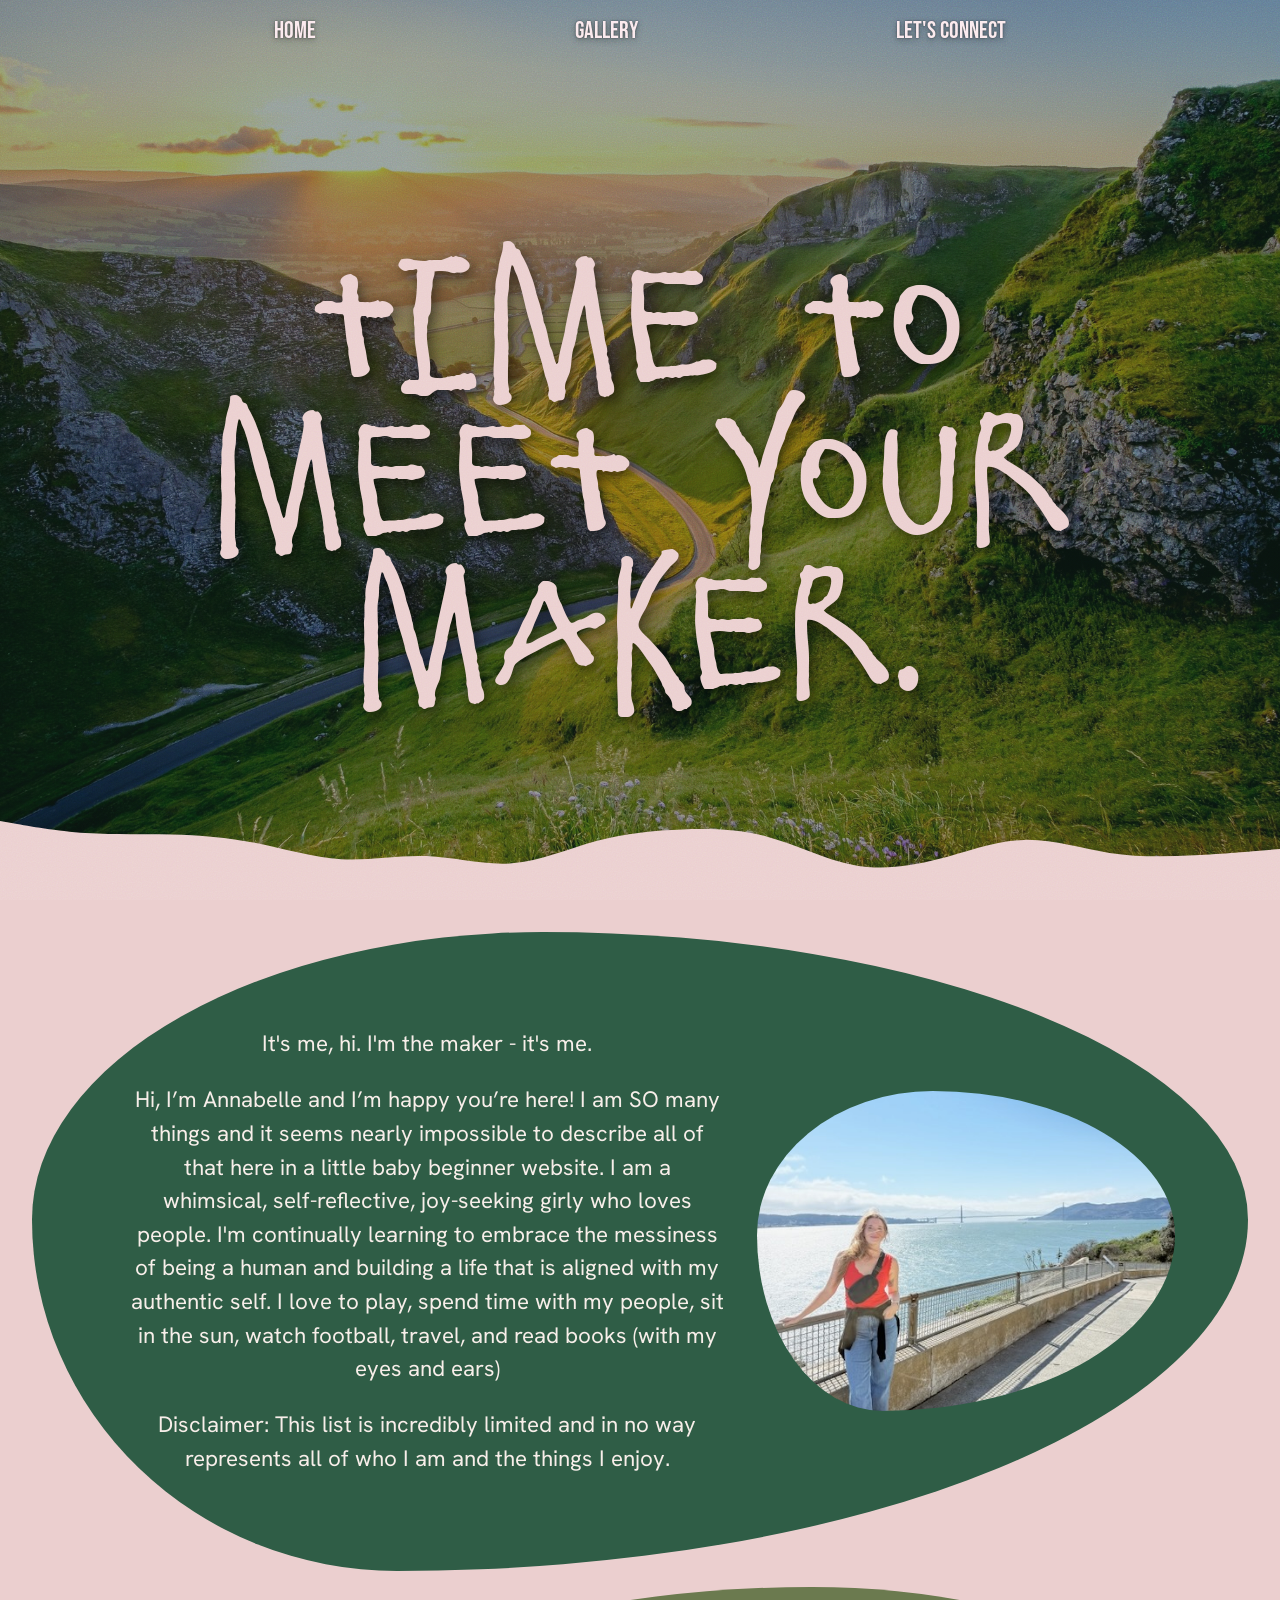
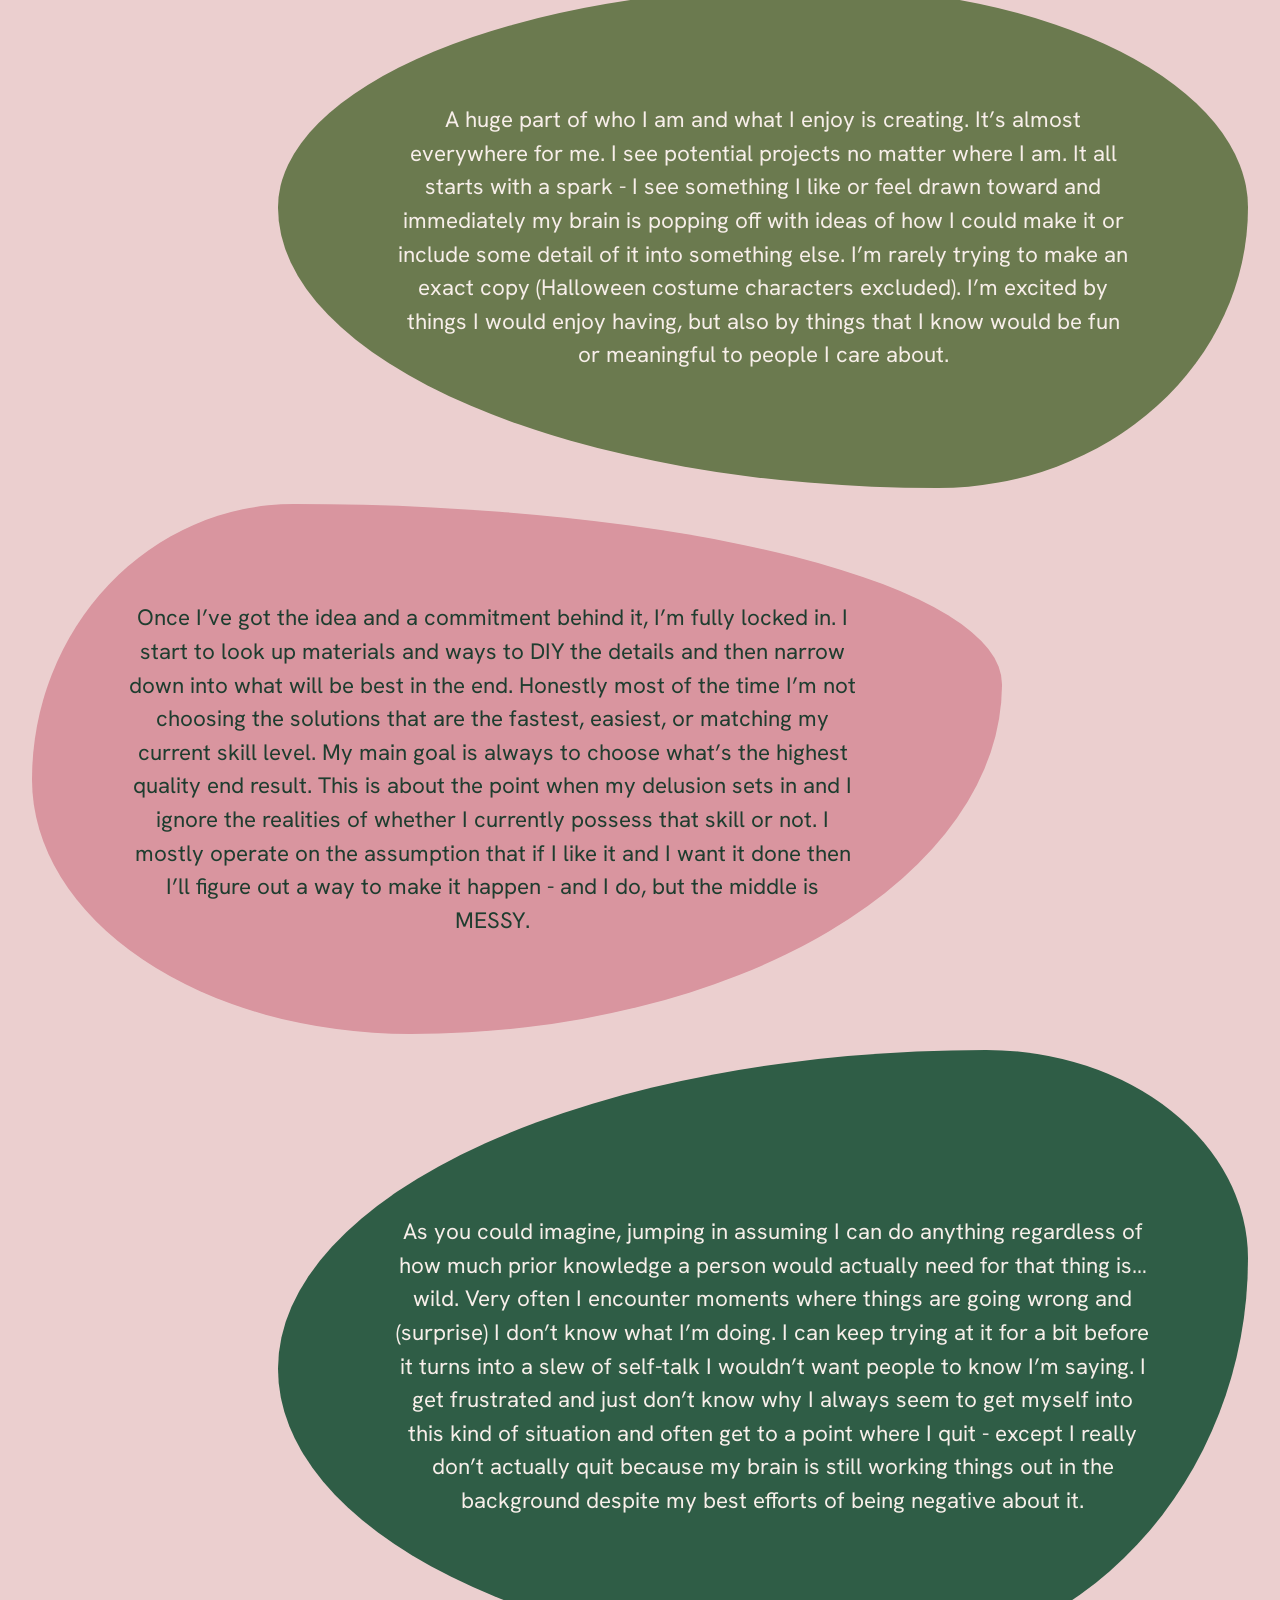
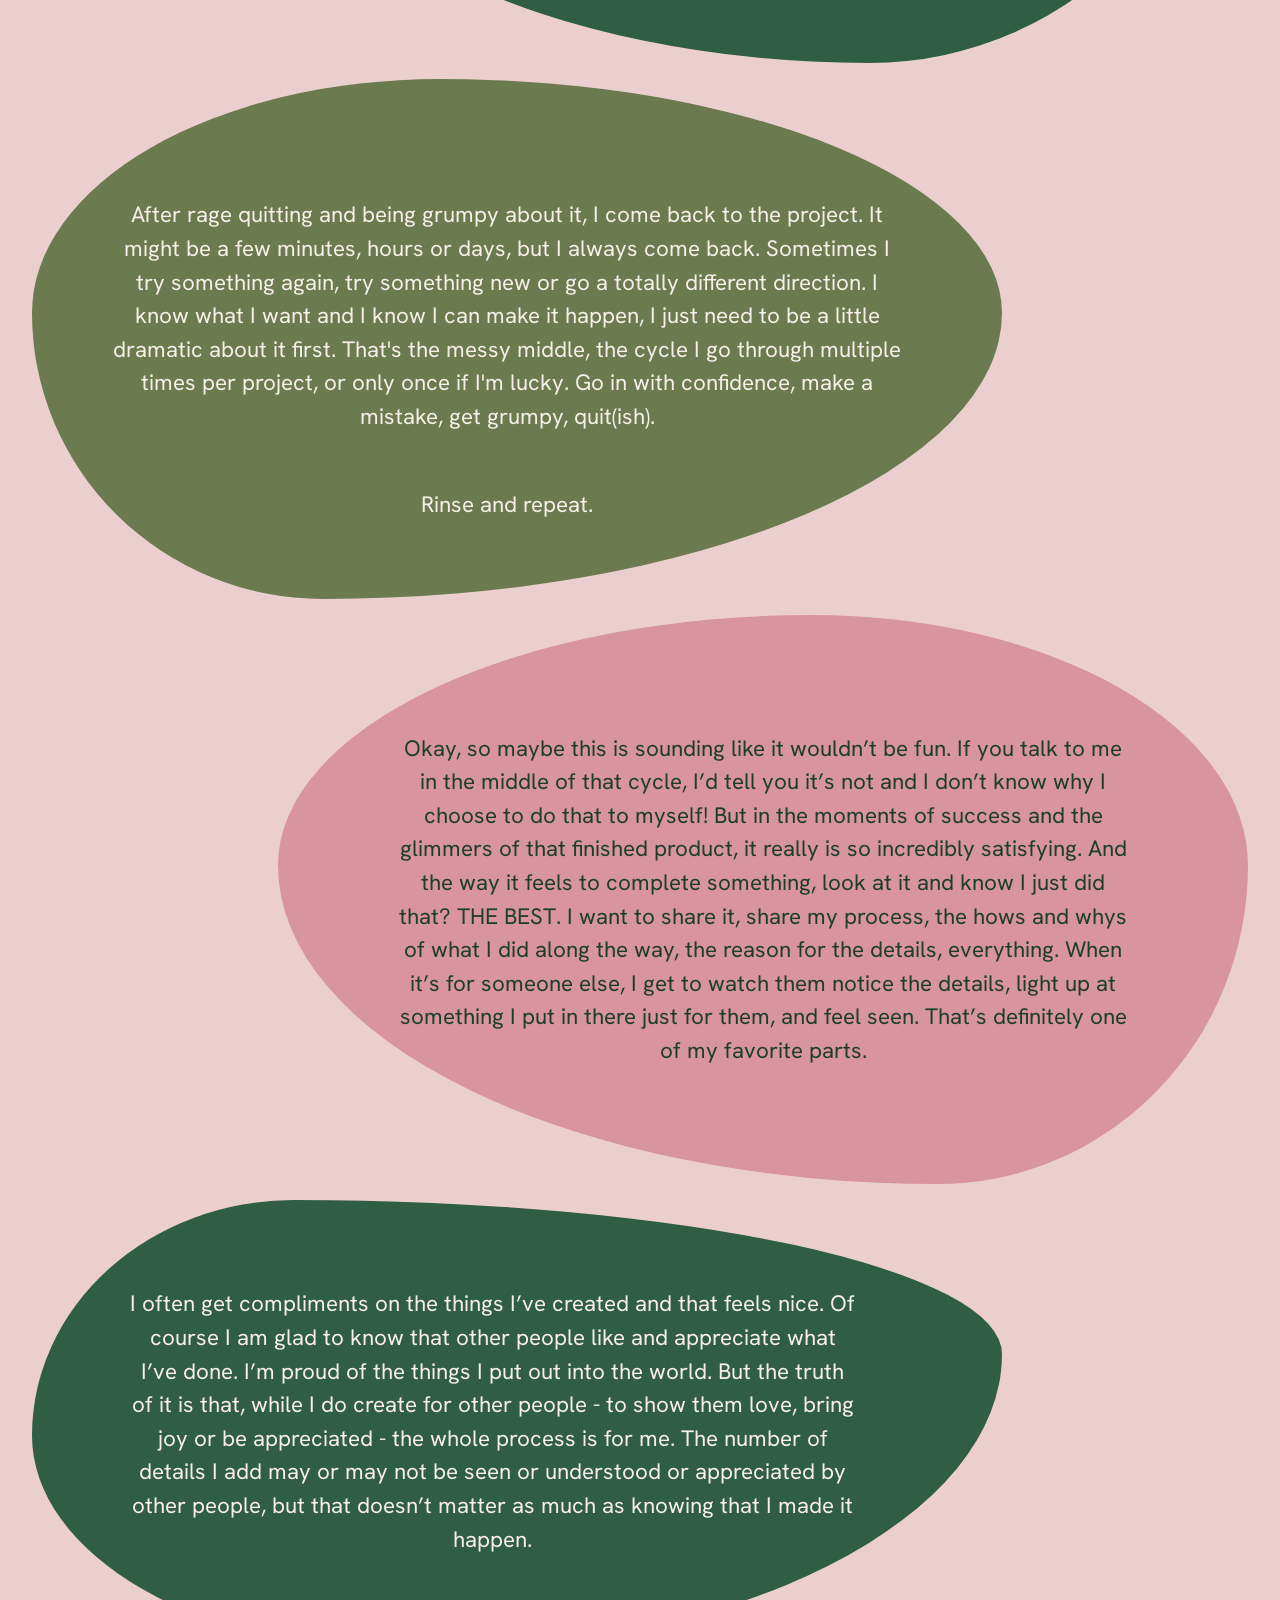
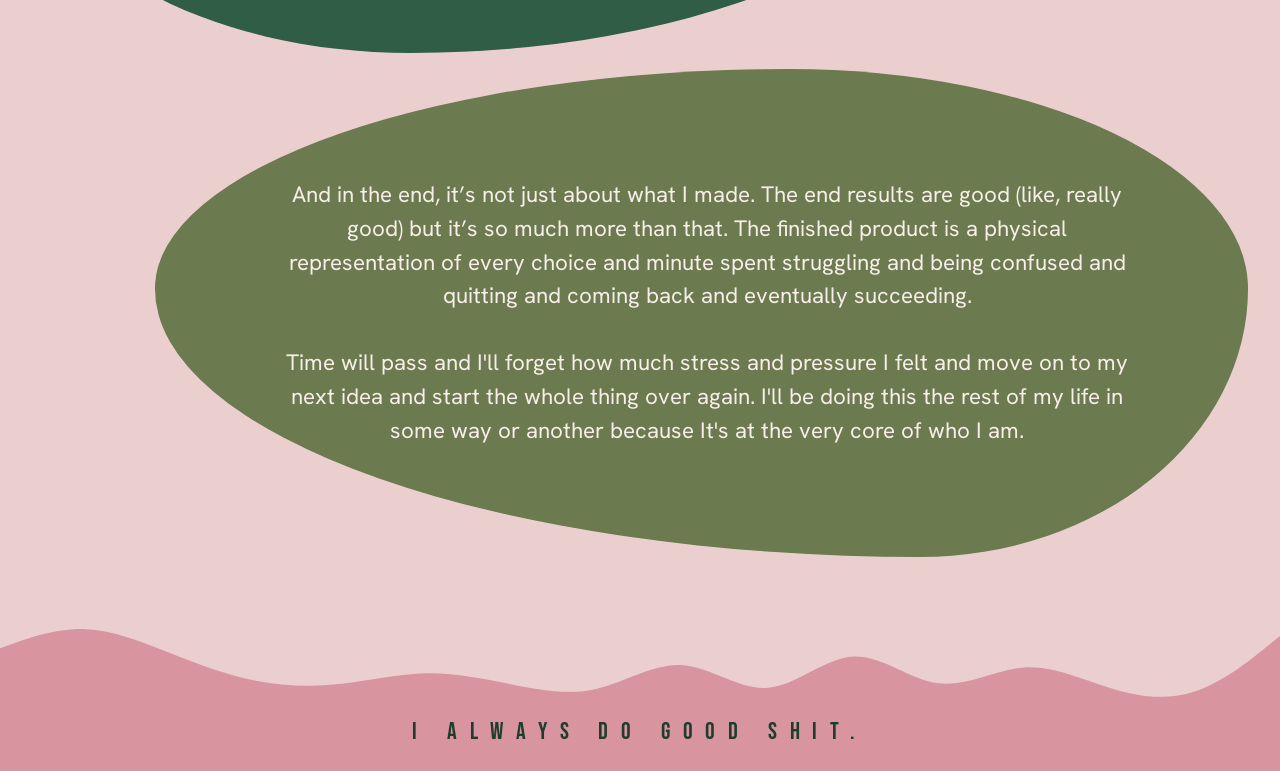
<file: index.html>
<!DOCTYPE html>
<html lang="en">

<head>
    <meta charset="UTF-8">
    <meta name="viewport" content="width=device-width, initial-scale=1.0">
    <title>Final Project</title>
    <link rel="stylesheet" href="styles.css">
</head>

<body>
    <header class="header">
        <nav class="nav">
            <ul>
                <li><a class="nav" href="index.html">Home</a></li>
                <li><a class="nav" href="gallery.html">Gallery</a></li>
                <li><button class="contact" id="open-contact">Let's Connect</button></li>
            </ul>
        </nav>
        <p class="hero-text">Time to meet your maker.</p>
        <!-- <p class="lower-header">forgive me, for i know not what i'm doing.</p> -->
    </header>
    <main class="home-main">
        <div class="blob-1">
            <div class="blob-text">
                <p>It's me, hi. I'm the maker - it's me.</p>
                <p>Hi, I’m Annabelle and I’m happy you’re here! I am SO many things and it seems nearly
                    impossible to
                    describe all of that here in a little baby beginner website. I am a whimsical, self-reflective,
                    joy-seeking girly who loves people. I'm continually learning to embrace the messiness of being
                    a human
                    and building a life that is aligned with my authentic self. I love to play, spend time with my
                    people,
                    sit in the sun, watch football, travel, and read books (with my eyes and ears)
                </p>
                <p>Disclaimer: This list is incredibly limited and in no way represents all of who I am and the things I
                    enjoy.
                </p>
            </div>
            <img src="photos/meBridge.jpeg" alt="standing with golden gate bridge in background">
        </div>
        <div class="blob-2">A huge part of who I am and what I enjoy is creating. It’s almost everywhere for me. I see
            potential
            projects no matter where I am. It all starts with a spark - I see something I like or feel drawn toward
            and immediately my brain is popping off with ideas of how I could make it or include some detail of it
            into something else. I’m rarely trying to make an exact copy (Halloween costume characters excluded).
            I’m excited by things I would enjoy having, but also by things that I know would be fun or meaningful to
            people I care about.
        </div>
        <div class="blob-3">Once I’ve got the idea and a commitment behind it, I’m fully locked in. I start to look up
            materials
            and ways to DIY the details and then narrow down into what will be best in the end. Honestly most of
            the time I’m not choosing the solutions that are the fastest, easiest, or matching my current skill
            level. My main goal is always to choose what’s the highest quality end result. This is about the
            point when my delusion sets in and I ignore the realities of whether I currently possess that skill
            or not. I mostly operate on the assumption that if I like it and I want it done then I’ll figure out
            a way to make it happen - and I do, but the middle is MESSY.
        </div>
        <div class="blob-4">As you could imagine, jumping in assuming I can do anything regardless of how much prior
            knowledge a
            person would actually need for that thing is…wild. Very often I encounter moments where things are
            going wrong and (surprise) I don’t know what I’m doing. I can keep trying at it for a bit before it
            turns into a slew of self-talk I wouldn’t want people to know I’m saying. I get frustrated and just
            don’t know why I always seem to get myself into this kind of situation and often get to a point
            where I quit - except I really don’t actually quit because my brain is still working things out in
            the background despite my best efforts of being negative about it.
        </div>
        <div class="blob-5">
            <p>After rage quitting and being grumpy about it, I come back to the project. It might be a few minutes,
                hours or days, but I always come back. Sometimes I try something again, try something new or go a
                totally different direction. I know what I want and I know I can make it happen, I just need to be a
                little dramatic about it first. That's the messy middle, the cycle I go through multiple times per
                project, or only once if I'm lucky. Go in with confidence, make a mistake, get grumpy, quit(ish).
            </p>Rinse and repeat.
        </div>
        <div class="blob-6">Okay, so maybe this is sounding like it wouldn’t be fun. If you talk to me in the middle of
            that
            cycle, I’d tell you it’s not and I don’t know why I choose to do that to myself! But in the moments
            of success and the glimmers of that finished product, it really is so incredibly satisfying. And the
            way it feels to complete something, look at it and know I just did that? THE BEST. I want to share
            it, share my process, the hows and whys of what I did along the way, the reason for the details,
            everything. When it’s for someone else, I get to watch them notice the details, light up at
            something I put in there just for them, and feel seen. That’s definitely one of my favorite parts.
        </div>
        <div class="blob-7">I often get compliments on the things I’ve created and that feels nice. Of course I am glad
            to know
            that other people like and appreciate what I’ve done. I’m proud of the things I put out into the
            world. But the truth of it is that, while I do create for other people - to show them love, bring
            joy or be appreciated - the whole process is for me. The number of details I add may or may not be
            seen or understood or appreciated by other people, but that doesn’t matter as much as knowing that I made it
            happen.
        </div>
        <div class="blob-8">And in the end, it’s not just about what I made. The end results are good (like, really
            good)
            but
            it’s so much more than that. The finished product is a physical representation of
            every choice and minute spent struggling and being confused and quitting and coming back and
            eventually succeeding.
            <br><br>Time will pass and I'll forget how much stress and pressure I felt and move on to my next idea and
            start
            the whole thing over again. I'll be doing this the rest of my life in some way or another because It's at
            the very core of who I am.

        </div>
    </main>
    <footer class="footer">
        <p class="footer-text">I always do good shit.</p>
    </footer>

    <dialog class="contact-box" id="contact-box">
        <button id="close-contact" class="close-x" aria-label="Close">&times;</button>
        <!-- <div>Find me on LinkedIn or email me</div> -->
        <div>
            <p>I love to get<br>fan mail,<br>come find me!</p>
        </div>
        <div><a href="https://linkedin.com/in/annabelle-geldmacher" target="_blank" rel="noopener">LinkedIn</a></div>
        <div>
            <!-- <span id="email-text">annabelle.geldmacher@gmail.com</span> -->
            <a href="mailto:annabelle.geldmacher@gmail.com">email me</a>
            <!-- <button class="copy-email" id="copy-email">Copy email</button> -->
        </div>
    </dialog>
    <script src="script.js"></script>
</body>

</html>
</file>
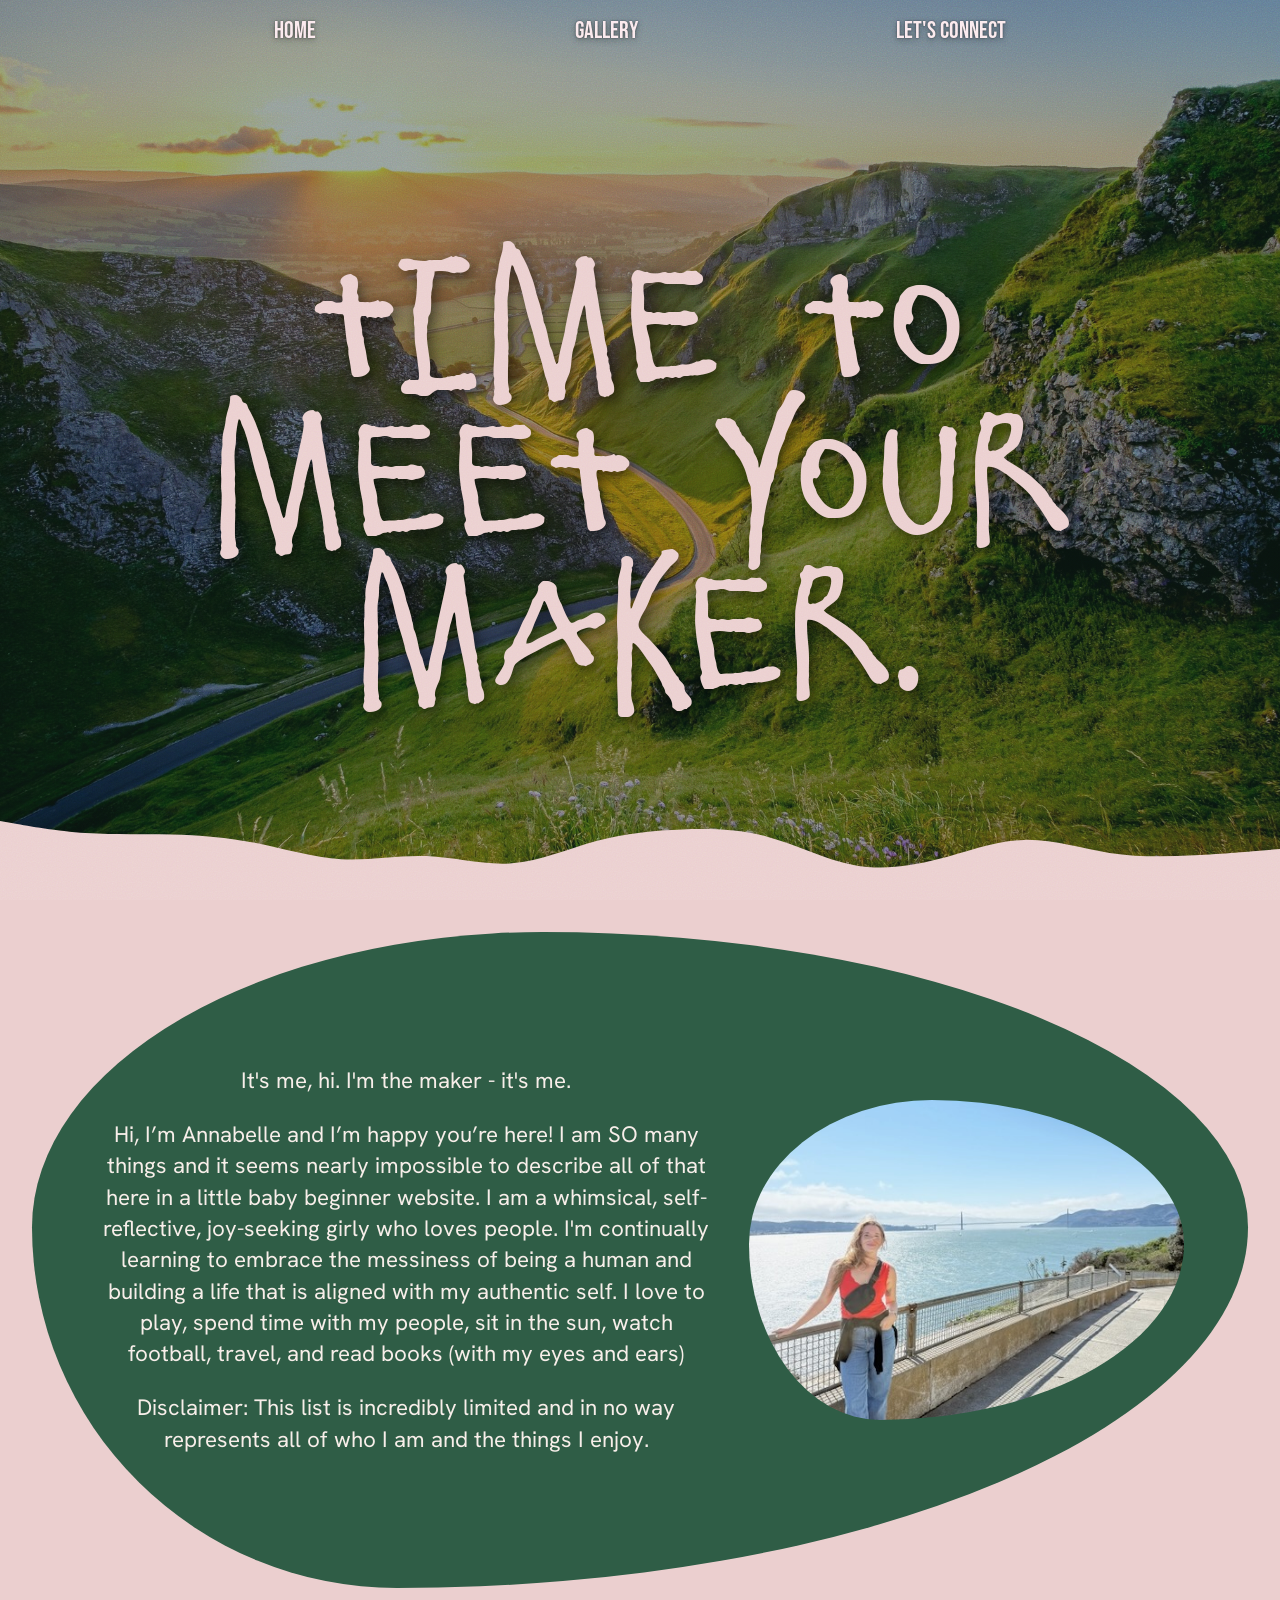
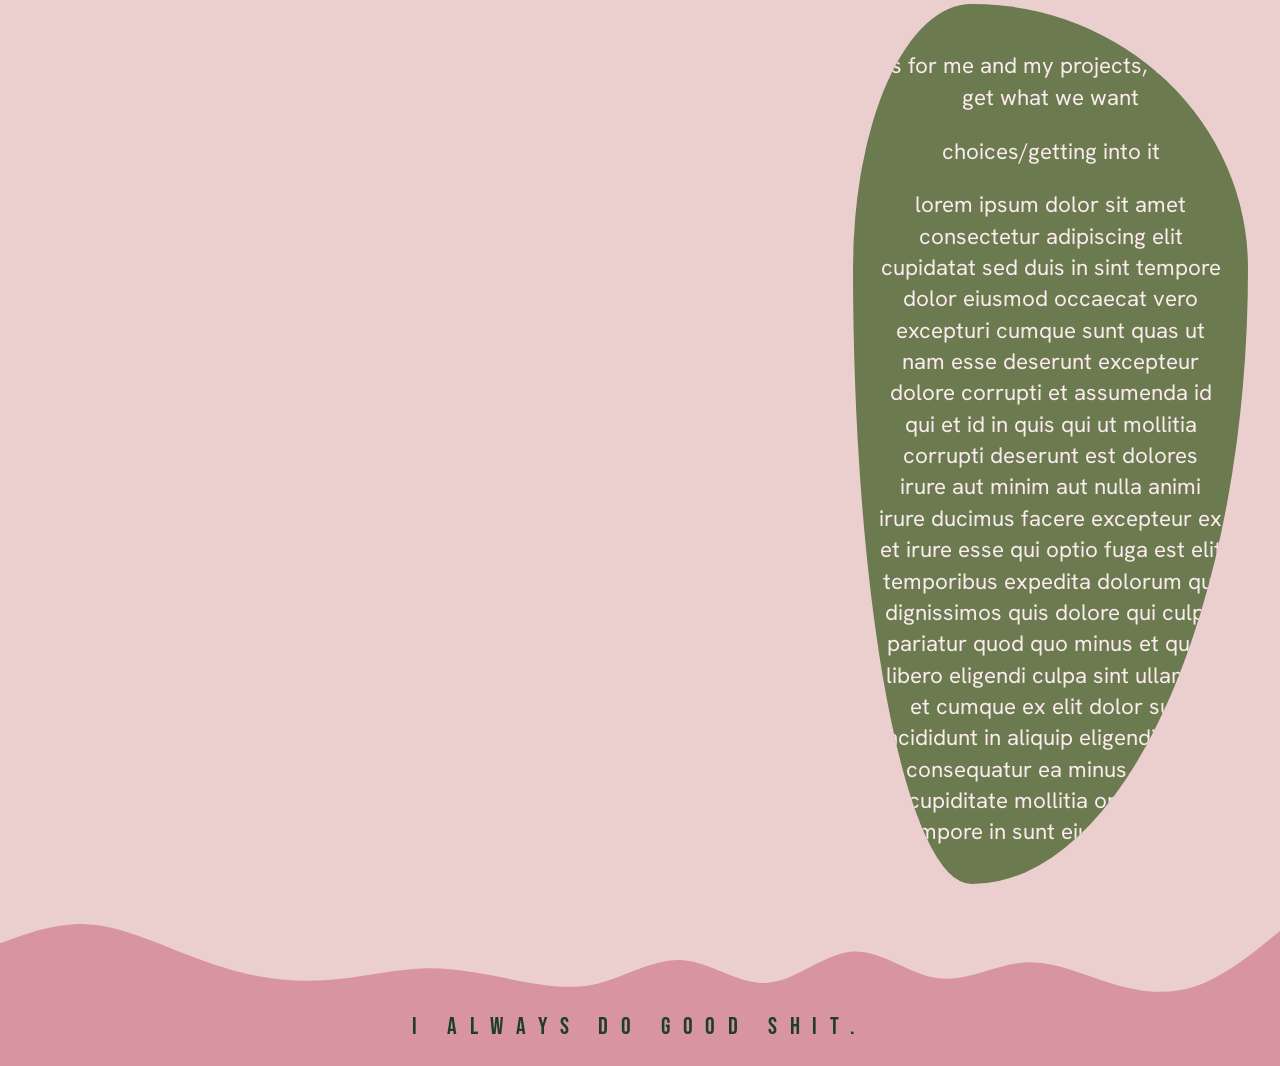
<file: final project/index.html>
<!DOCTYPE html>
<html lang="en">

<head>
    <meta charset="UTF-8">
    <meta name="viewport" content="width=device-width, initial-scale=1.0">
    <title>Final Project</title>
    <link rel="stylesheet" href="styles.css">
</head>

<body>
    <header class="header">
        <nav class="nav">
            <ul>
                <li><a class="nav" href="index.html">Home</a></li>
                <li><a class="nav" href="gallery.html">Gallery</a></li>
                <li><button class="contact" id="open-contact">Let's Connect</button></li>
            </ul>
        </nav>
        <p class="hero-text">Time to meet your maker.</p>
        <!-- <p class="lower-header">forgive me, for i know not what i'm doing.</p> -->
    </header>
    <main class="home-main">
        <div class="blob-1">
            <div class="blob-text">
                <p>It's me, hi. I'm the maker - it's me.</p>
                <p>Hi, I’m Annabelle and I’m happy you’re here! I am SO many things and it seems nearly
                    impossible to
                    describe all of that here in a little baby beginner website. I am a whimsical, self-reflective,
                    joy-seeking girly who loves people. I'm continually learning to embrace the messiness of being
                    a human
                    and building a life that is aligned with my authentic self. I love to play, spend time with my
                    people,
                    sit in the sun, watch football, travel, and read books (with my eyes and ears)
                </p>
                <p>Disclaimer: This list is incredibly limited and in no way represents all of who I am and the things I
                    enjoy.
                </p>
            </div>
            <img src="photos/meBridge.jpeg" alt="standing with golden gate bridge in background">
        </div>
        <div class="blob-2">
            <p>as for me and my projects, we will get what we want</p>
            <p>choices/getting into it</p>
            <p>lorem ipsum dolor sit amet consectetur adipiscing elit cupidatat sed duis in sint tempore dolor
                eiusmod occaecat vero excepturi cumque sunt quas ut nam esse deserunt excepteur dolore corrupti et
                assumenda id qui et id in quis qui ut mollitia corrupti deserunt est dolores irure aut minim aut
                nulla animi irure ducimus facere excepteur ex et irure esse qui optio fuga est elit temporibus
                expedita dolorum qui dignissimos quis dolore qui culpa pariatur quod quo minus et quos libero
                eligendi culpa sint ullamco et cumque ex elit dolor sunt incididunt in aliquip eligendi facilis
                consequatur ea minus eos et cupiditate mollitia optio duis tempore in sunt
                eiusmod ad ut</p>
        </div>
        <!-- <div class="blob-3"> -->
        <!-- <p>forgive me, for i know not what i'm doing</p> -->
        <!-- <p>the cycle - rinse and repeat.</p> -->
        <!-- <p>lorem ipsum dolor sit amet consectetur adipiscing elit cupidatat sed duis in sint tempore dolor -->
        <!-- eiusmod occaecat vero excepturi cumque sunt quas ut nam esse deserunt excepteur dolore corrupti et
                assumenda id qui et id in quis qui ut mollitia corrupti deserunt est dolores irure aut minim aut
                nulla animi irure ducimus facere excepteur ex et irure esse qui optio fuga est elit temporibus
                expedita dolorum qui dignissimos quis dolore qui culpa pariatur quod quo minus et quos libero
                eligendi culpa sint ullamco et cumque ex elit dolor sunt incididunt in aliquip eligendi facilis
                blanditiis nulla expedita et corrupti id repellendus aliqua tempore omnis molestias libero enim
                laborum soluta quas eos mollitia proident laboris esse excepteur cum deserunt consectetur mollit
                voluptas voluptas dolor consequatur ea minus eos et cupiditate mollitia optio duis tempore in sunt
                non consequat dolorem aliqua vel excepturi nostrud atque ducimus pariatur nam deserunt eu tempor
                dolore ullamco minus possimus fugiat nisi occaecat dignissimos dolor consectetur et cumque ipsum sed
                optio quod sunt mollit deserunt proident ducimus dolor tempore nulla et cupidatat cum magna
                temporibus laborum quas optio et quis est et aute voluptas dolorem amet id odio excepteur nisi
                tempore occaecat nisi possimus voluptas quos similique nobis adipiscing est distinctio quis possimus
                voluptas omnis dolor non proident velit eiusmod ad ut</p> -->
        <!-- </div> -->
        <!-- <div class="blob-4">finished piece & sharing -->
        <!-- <p>lorem ipsum dolor sit amet consectetur adipiscing elit cupidatat sed duis in sint tempore dolor eiusmod -->
        <!-- occaecat vero excepturi cumque sunt quas ut nam esse deserunt excepteur dolore corrupti et assumenda id -->
        <!-- qui et id in quis qui ut mollitia corrupti deserunt est dolores irure aut minim aut nulla animi irure -->
        <!-- ducimus facere excepteur ex et irure esse qui optio fuga est elit temporibus expedita dolorum qui -->
        <!-- dignissimos quis dolore qui culpa pariatur quod quo minus et quos libero eligendi culpa sint ullamco et -->
        <!-- cumque ex elit dolor sunt incididunt in aliquip eligendi facilis blanditiis nulla expedita et corrupti -->
        <!-- id repellendus aliqua tempore omnis molestias libero enim laborum soluta quas eos mollitia proident -->
        <!-- laboris esse excepteur cum deserunt consectetur mollit voluptas voluptas dolor consequatur ea minus eos -->
        <!-- et cupiditate mollitia optio duis tempore in sunt non consequat dolorem aliqua vel excepturi nostrud -->
        <!-- atque ducimus pariatur nam deserunt eu tempor dolore ullamco minus possimus fugiat nisi occaecat -->
        <!-- dignissimos dolor consectetur et cumque ipsum sed optio quod sunt mollit deserunt proident ducimus dolor -->
        <!-- tempore nulla et cupidatat cum magna temporibus laborum quas optio et quis est et aute voluptas dolorem -->
        <!-- amet id odio excepteur nisi tempore occaecat nisi possimus voluptas quos similique nobis adipiscing est -->
        <!-- distinctio quis possimus voluptas omnis dolor non proident velit eiusmod ad ut</p> -->
        <!-- </div> -->
        <!-- <div class="blob-5">so, now what? -->
        <!-- <p>lorem ipsum dolor sit amet consectetur adipiscing elit cupidatat sed duis in sint tempore dolor eiusmod -->
        <!-- occaecat vero excepturi cumque sunt quas ut nam esse deserunt excepteur dolore corrupti et assumenda id -->
        <!-- qui et id in quis qui ut mollitia corrupti deserunt est dolores irure aut minim aut nulla animi irure -->
        <!-- ducimus facere excepteur ex et irure esse qui optio fuga est elit temporibus expedita dolorum qui -->
        <!-- dignissimos quis dolore qui culpa pariatur quod quo minus et quos libero eligendi culpa sint ullamco et -->
        <!-- cumque ex elit dolor sunt incididunt in aliquip eligendi facilis blanditiis nulla expedita et corrupti -->
        <!-- id repellendus aliqua tempore omnis molestias libero enim laborum soluta quas eos mollitia proident -->
        <!-- laboris esse excepteur cum deserunt consectetur mollit voluptas voluptas dolor consequatur ea minus eos -->
        <!-- et cupiditate mollitia optio duis tempore in sunt non consequat dolorem aliqua vel excepturi nostrud -->
        <!-- atque ducimus pariatur nam deserunt eu tempor dolore ullamco minus possimus fugiat nisi occaecat -->
        <!-- dignissimos dolor consectetur et cumque ipsum sed optio quod sunt mollit deserunt proident ducimus dolor -->
        <!-- tempore nulla et cupidatat cum magna temporibus laborum quas optio et quis est et aute voluptas dolorem -->
        <!-- amet id odio excepteur nisi tempore occaecat nisi possimus voluptas quos similique nobis adipiscing est -->
        <!-- distinctio quis possimus voluptas omnis dolor non proident velit eiusmod ad ut</p> -->
        <!-- </div> -->
    </main>
    <footer class="footer">
        <p class="footer-text">I always do good shit.</p>
    </footer>

    <dialog class="contact-box" id="contact-box">
        <button id="close-contact" class="close-x" aria-label="Close">&times;</button>
        <!-- <div>Find me on LinkedIn or email me</div> -->
        <div>
            <p>I love to get<br>fan mail,<br>come find me!</p>
        </div>
        <div><a href="https://linkedin.com/in/annabelle-geldmacher" target="_blank" rel="noopener">LinkedIn</a></div>
        <div>
            <!-- <span id="email-text">annabelle.geldmacher@gmail.com</span> -->
            <a href="mailto:annabelle.geldmacher@gmail.com">email me</a>
            <!-- <button class="copy-email" id="copy-email">Copy email</button> -->
        </div>
    </dialog>
    <script src="script.js"></script>
</body>

</html>
</file>
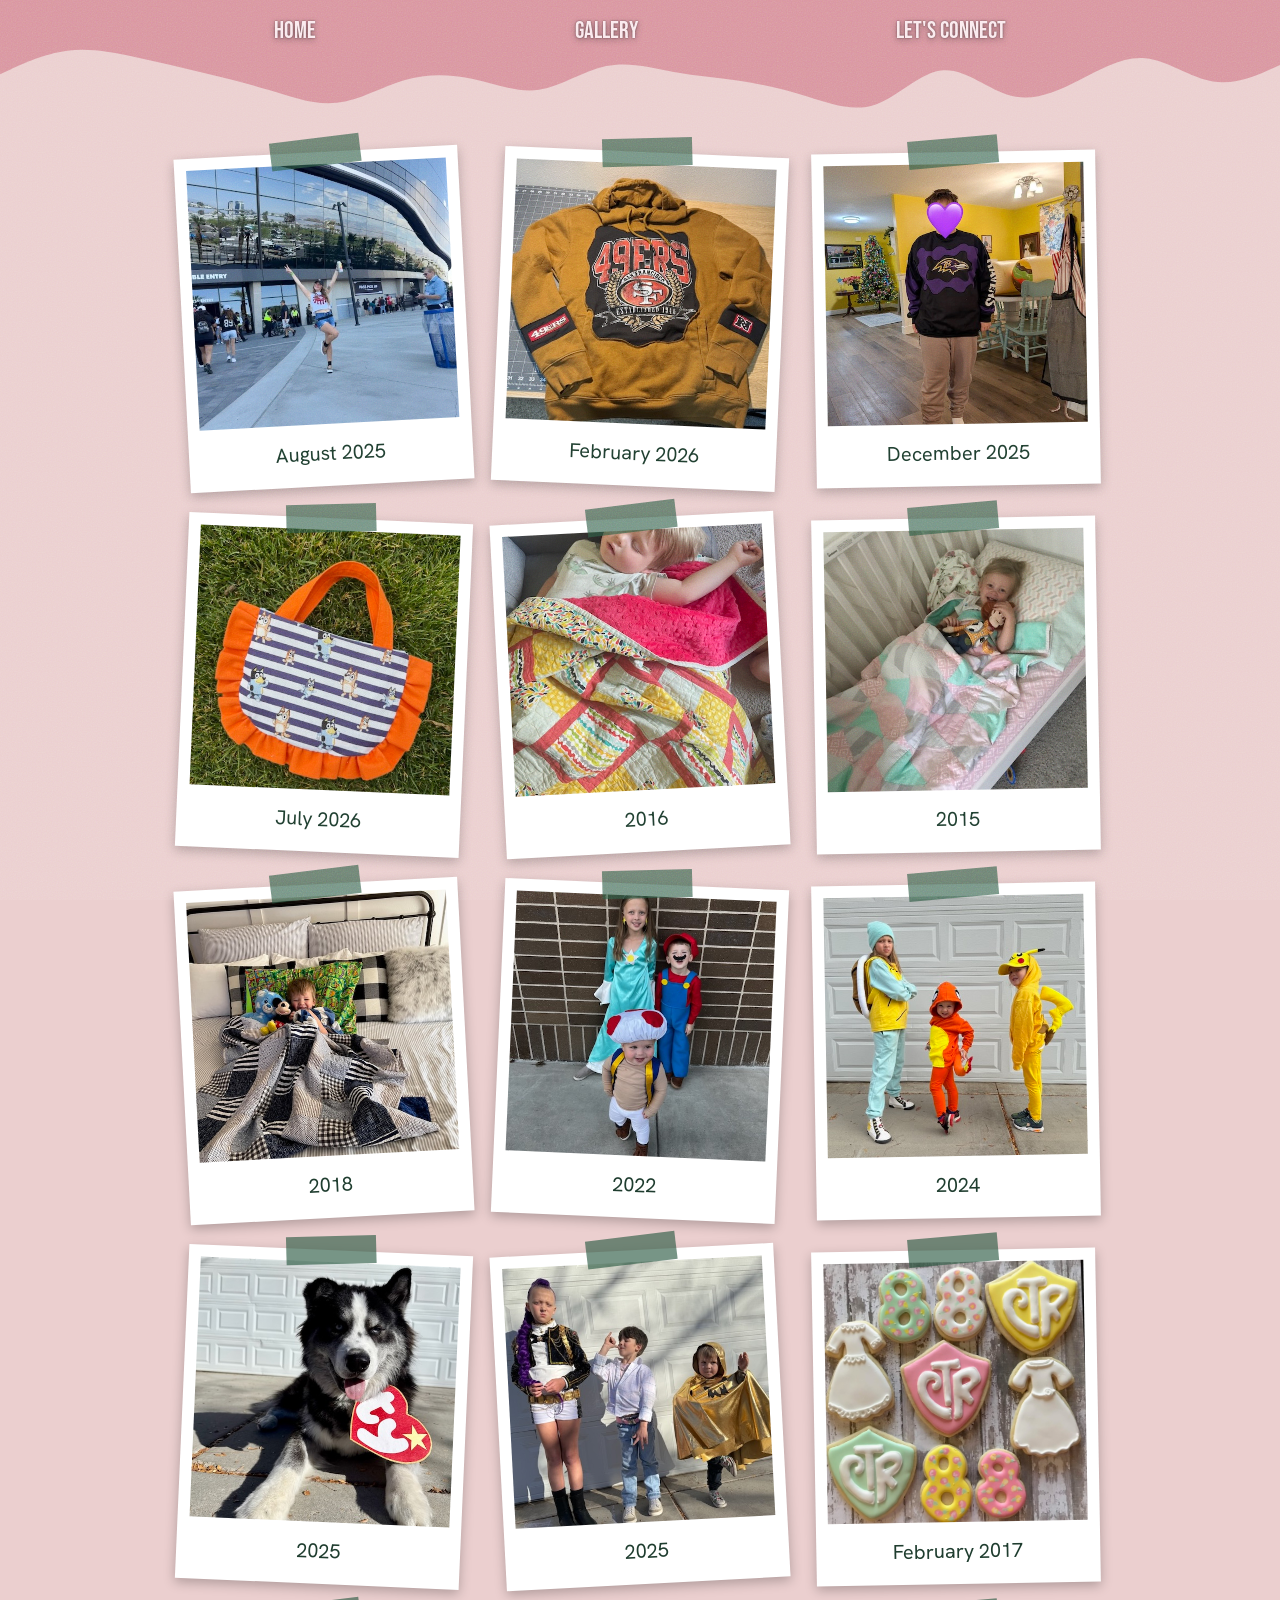
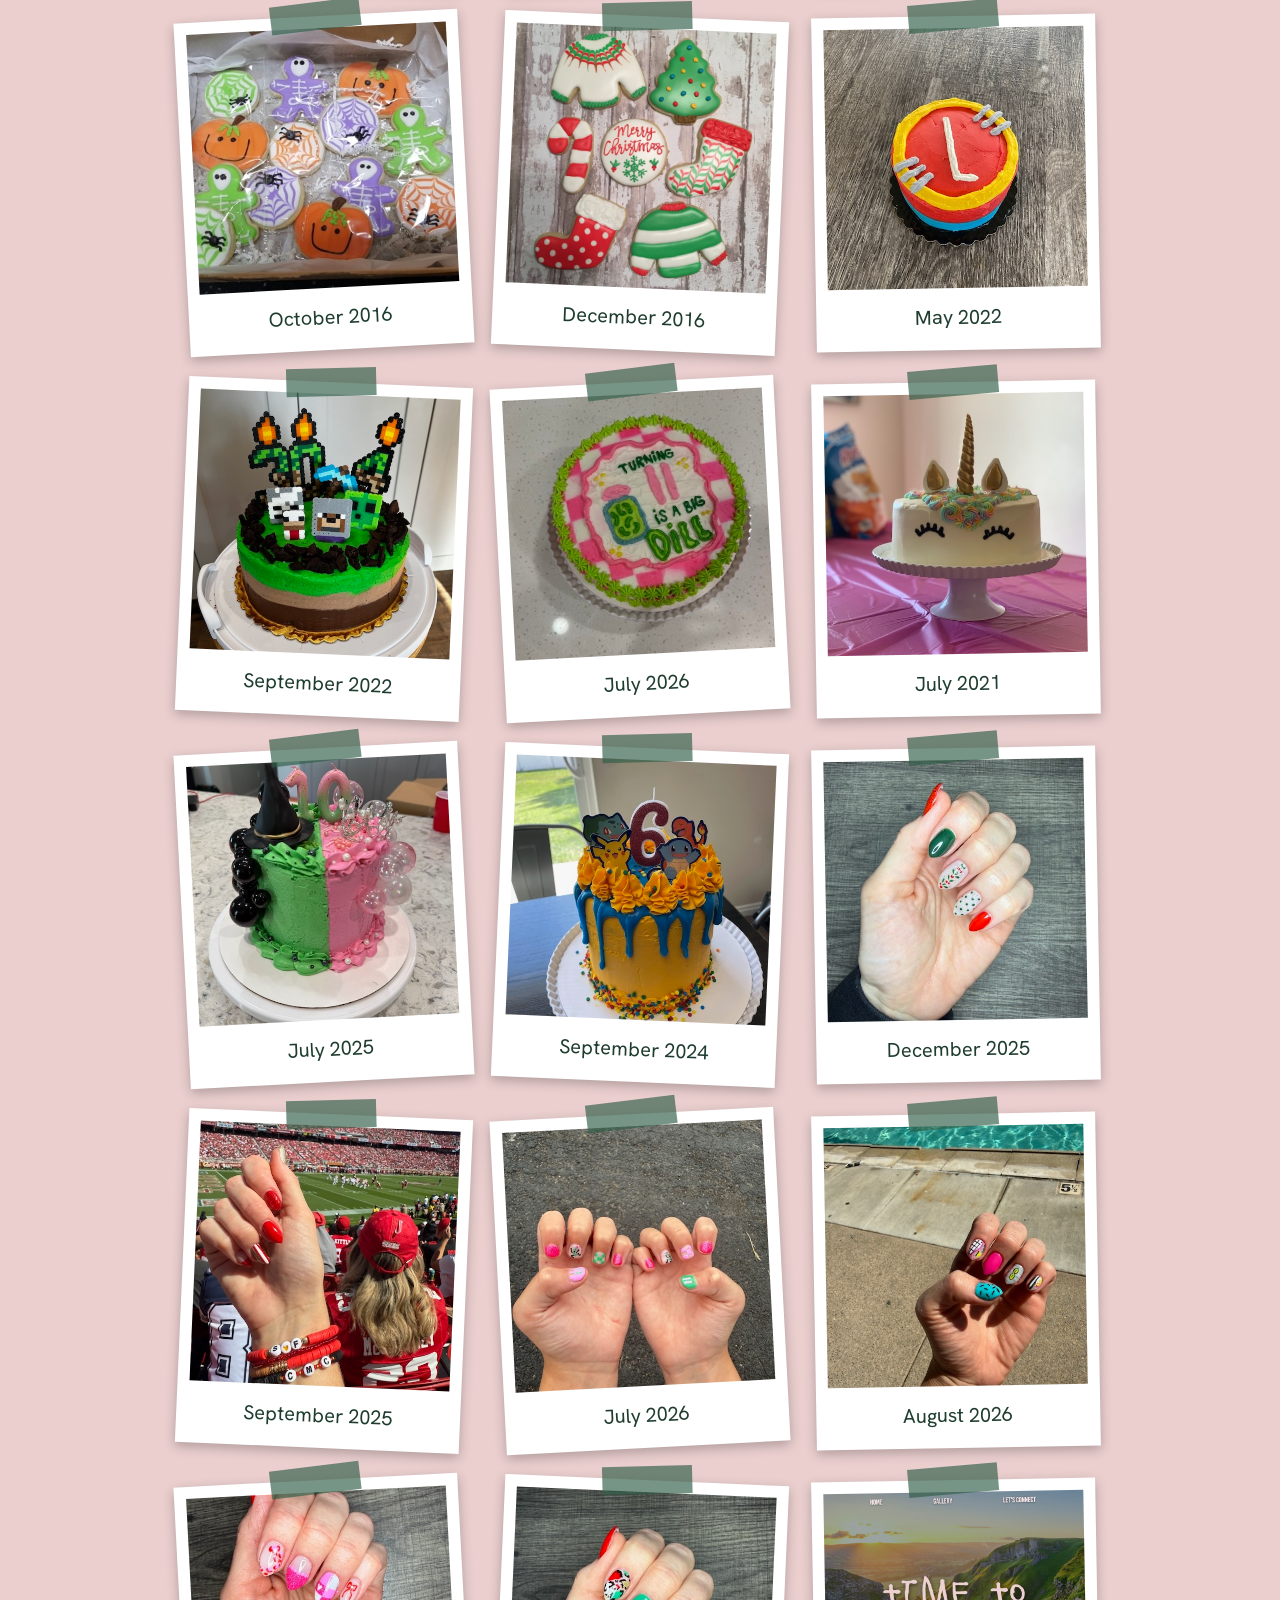
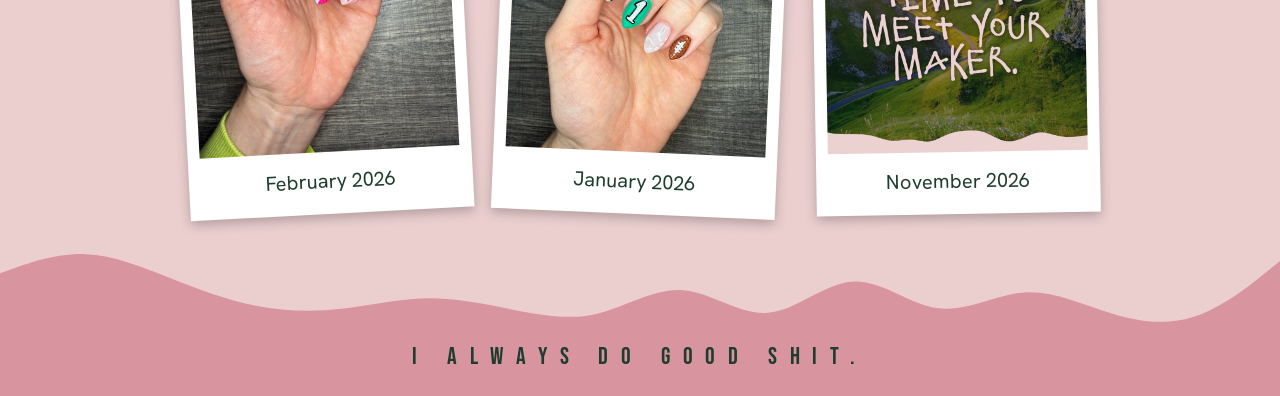
<file: gallery.html>
<!DOCTYPE html>
<html lang="en">

<head>
    <meta charset="UTF-8">
    <meta name="viewport" content="width=device-width, initial-scale=1.0">
    <title>Gallery</title>
    <link rel="stylesheet" href="styles.css">
</head>

<body>
    <header class="gallery-header">
        <nav class="nav">
            <ul>
                <li><a class="nav" href="index.html">Home</a></li>
                <li><a class="nav" href="gallery.html">Gallery</a></li>
                <li><button class="contact" id="open-contact">Let's Connect</button></li>
            </ul>
        </nav>
    </header>

    <dialog class="contact-box" id="contact-box">
        <button id="close-contact" class="close-x" aria-label="Close">&times;</button>
        <!-- <div>Find me on LinkedIn or email me</div> -->
        <!-- <h2>Get in touch</h2> -->
        <div>
            <p>I love to get<br>fan mail,<br>come find me!</p>
        </div>
        <div><a href="https://linkedin.com/in/annabelle-geldmacher" target="_blank" rel="noopener">LinkedIn</a>
        </div>
        <div>
            <!-- <span id="email-text">annabelle.geldmacher@gmail.com</span> -->
            <a href="mailto:annabelle.geldmacher@gmail.com">email me</a>
            <!-- <button class="copy-email" id="copy-email">Copy email</button> -->
        </div>
    </dialog>

    <main class="gallery-main">
        <figure class="polaroid">
            <img src="photos/meVegas.jpeg" alt="49ers crop tee">
            <figcaption>August 2025</figcaption>
        </figure>
        <figure class="polaroid">
            <img src="photos/NinersBrown.jpeg" alt="brown niners sweatshirt">
            <figcaption>February 2026</figcaption>
        </figure>
        <figure class="polaroid">
            <img src="photos/Ravens2.jpeg" alt="ravens sweatshirt">
            <figcaption>December 2025</figcaption>
        </figure>
        <figure class="polaroid">
            <img src="photos/BlueyBag.jpeg" alt="bluey bag">
            <figcaption>July 2026</figcaption>
        </figure>
        <figure class="polaroid">
            <img src="photos/LewisQuilt.jpeg" alt="multicolored quilt">
            <figcaption>2016</figcaption>
        </figure>
        <figure class="polaroid">
            <img src="photos/PoppyQuilt.jpeg" alt="pink triangle quilt">
            <figcaption>2015</figcaption>
        </figure>
        <figure class="polaroid">
            <img src="photos/TaftQuilt.jpeg" alt="blue square quilt">
            <figcaption>2018</figcaption>
        </figure>
        <figure class="polaroid">
            <img src="photos/MarioHalloween.jpeg" alt="marios bros halloween">
            <figcaption>2022</figcaption>
        </figure>
        <figure class="polaroid">
            <img src="photos/PokemonHalloween.jpeg" alt="pokemon halloween">
            <figcaption>2024</figcaption>
        </figure>
        <figure class="polaroid">
            <img src="photos/ReginaldHalloween.jpeg" alt="dog halloween">
            <figcaption>2025</figcaption>
        </figure>
        <figure class="polaroid">
            <img src="photos/RumiHalloween.jpeg" alt="kids halloween">
            <figcaption>2025</figcaption>
        </figure>
        <figure class="polaroid">
            <img src="photos/BaptismCookies.jpeg" alt="baptism cookies">
            <figcaption>February 2017</figcaption>
        </figure>
        <figure class="polaroid">
            <img src="photos/HalloweenCookies.jpeg" alt="halloween cookies">
            <figcaption>October 2016</figcaption>
        </figure>
        <figure class="polaroid">
            <img src="photos/SweaterCookies.jpeg" alt="sweater cookies">
            <figcaption>December 2016</figcaption>
        </figure>
        <figure class="polaroid">
            <img src="photos/LewisCake.jpeg" alt="first birthday cake">
            <figcaption>May 2022</figcaption>
        </figure>
        <figure class="polaroid">
            <img src="photos/MinecraftCake.jpeg" alt="minecraft cake">
            <figcaption>September 2022</figcaption>
        </figure>
        <figure class="polaroid">
            <img src="photos/PickleCake.jpeg" alt="pickle cake">
            <figcaption>July 2026</figcaption>
        </figure>
        <figure class="polaroid">
            <img src="photos/UnicornCake.jpeg" alt="unicorn cake">
            <figcaption>July 2021</figcaption>
        </figure>
        <figure class="polaroid">
            <img src="photos/WickedCake.jpeg" alt="wicked cake">
            <figcaption>July 2025</figcaption>
        </figure>
        <figure class="polaroid">
            <img src="photos/PokemonCake.jpeg" alt="pokemon cake">
            <figcaption>September 2024</figcaption>
        </figure>
        <figure class="polaroid">
            <img src="photos/ChristmasNails.jpeg" alt="christmas nails">
            <figcaption>December 2025</figcaption>
        </figure>
        <figure class="polaroid">
            <img src="photos/NinersNails.jpeg" alt="niners nails">
            <figcaption>September 2025</figcaption>
        </figure>
        <figure class="polaroid">
            <img src="photos/PoppyNails.jpeg" alt="poppy nails">
            <figcaption>July 2026</figcaption>
        </figure>
        <figure class="polaroid">
            <img src="photos/RetroNails.jpeg" alt="retro nails">
            <figcaption>August 2026</figcaption>
        </figure>
        <figure class="polaroid">
            <img src="photos/ValentinesNails.jpeg" alt="valentines nails">
            <figcaption>February 2026</figcaption>
        </figure>
        <figure class="polaroid">
            <img src="photos/WildCardNails.jpeg" alt="football nails">
            <figcaption>January 2026</figcaption>
        </figure>
        <figure class="polaroid">
            <img src="photos/Website.jpg" alt="website screenshot">
            <figcaption>November 2026</figcaption>
        </figure>
    </main>

    <footer class="footer">
        <p class="footer-text">I always do good shit.</p>
    </footer>

    <script src="script.js"></script>
</body>

</html>
</file>
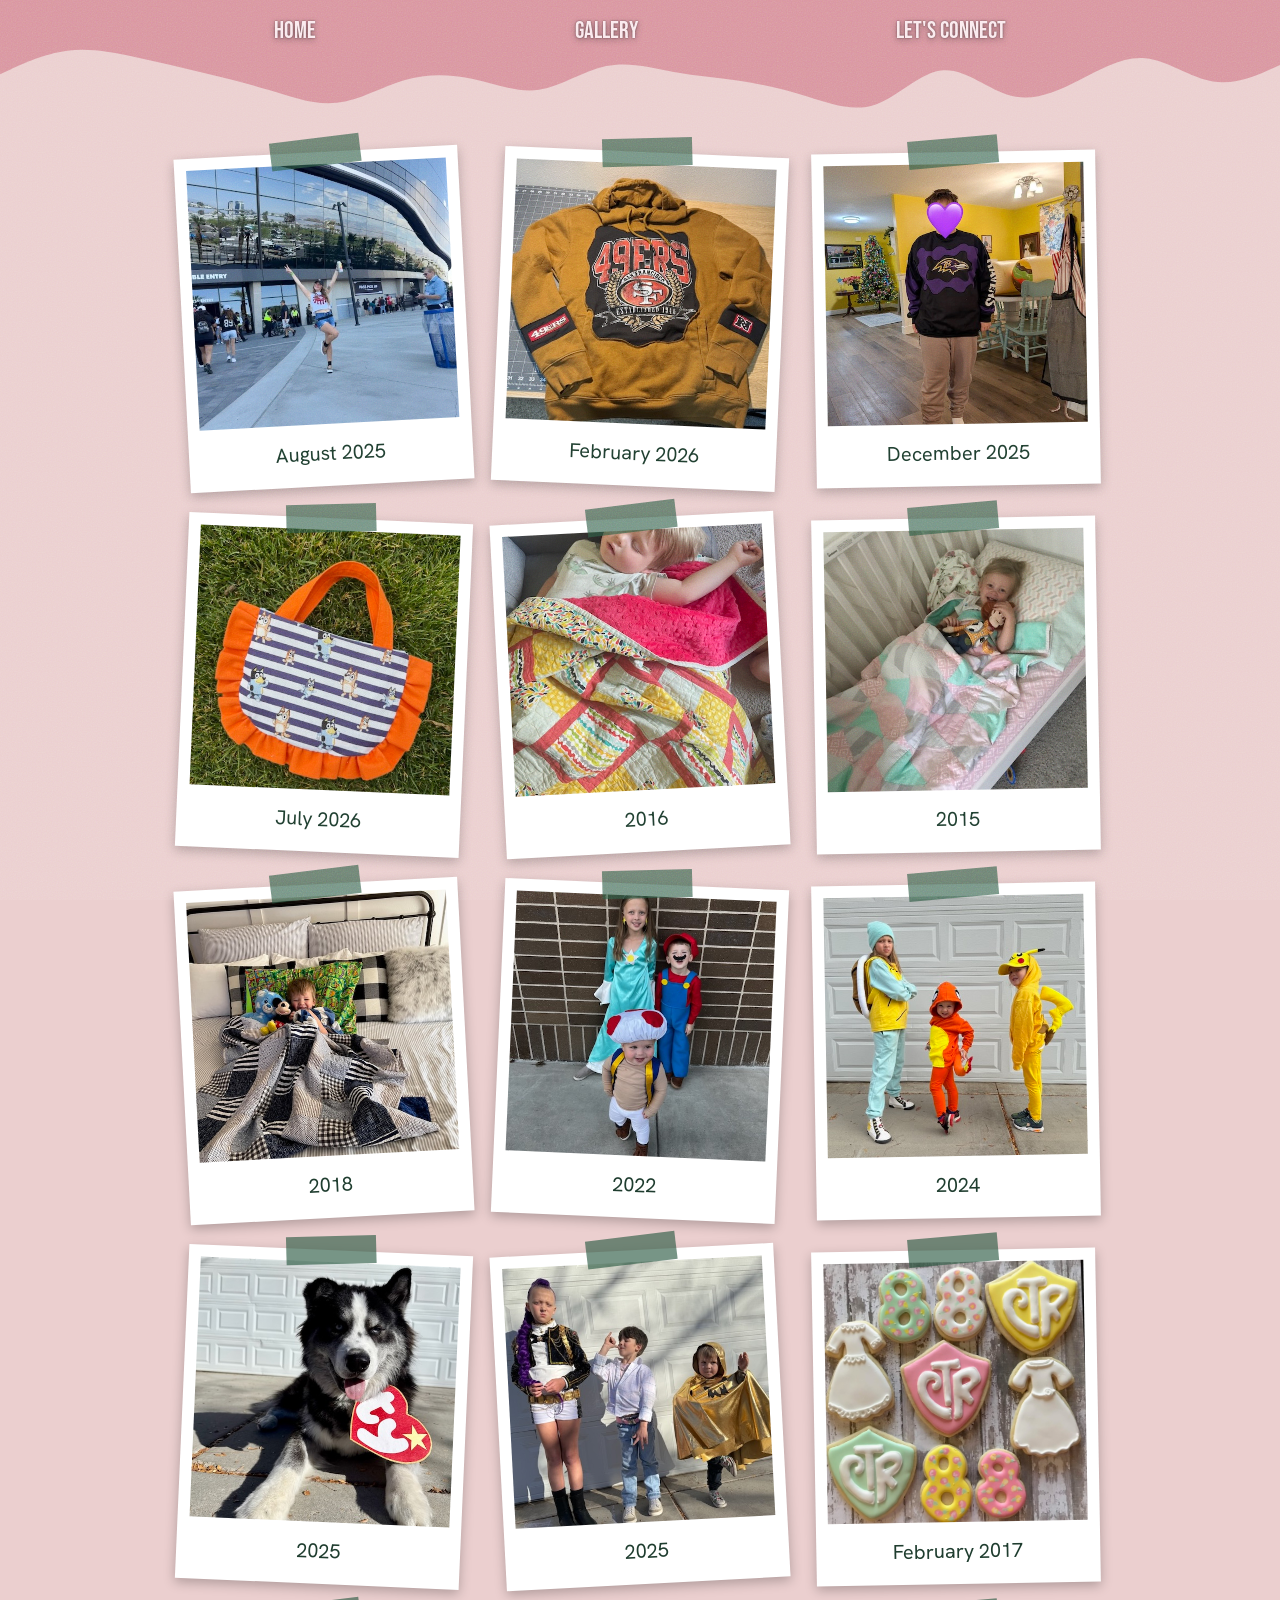
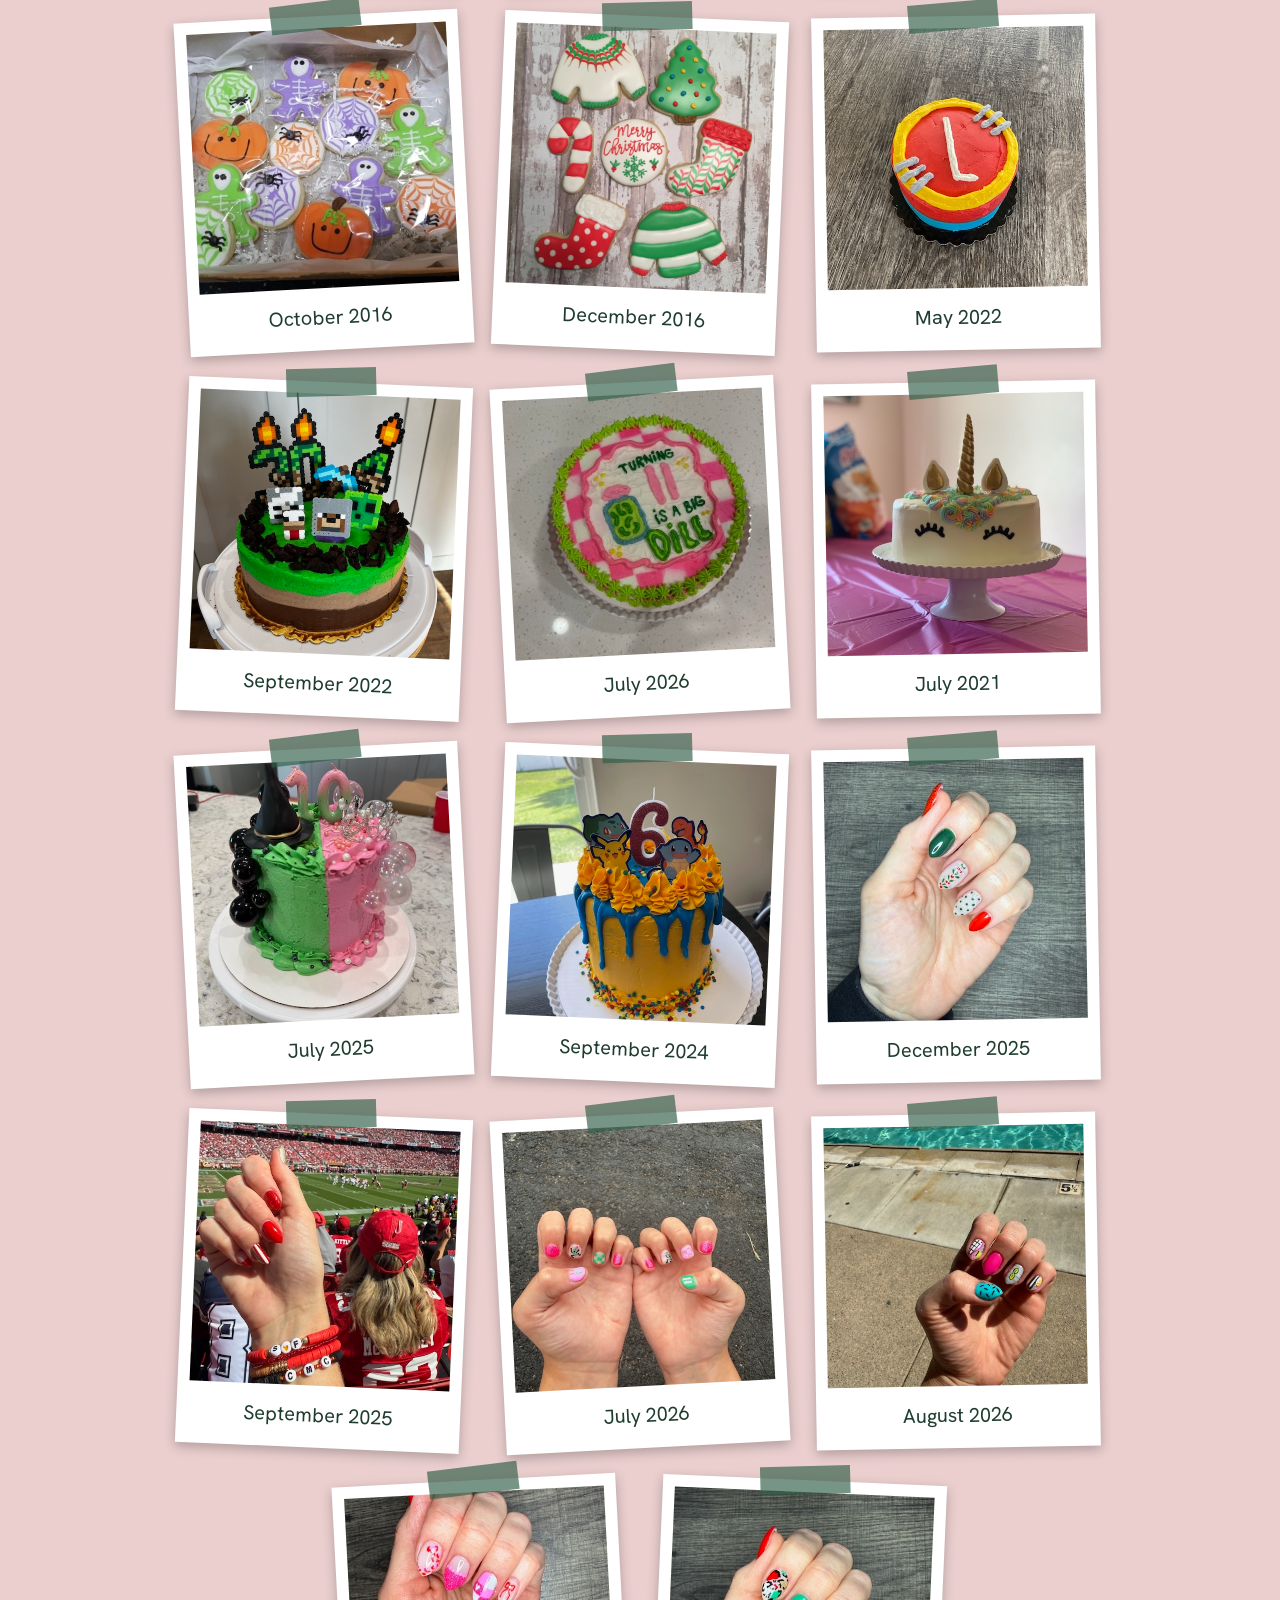
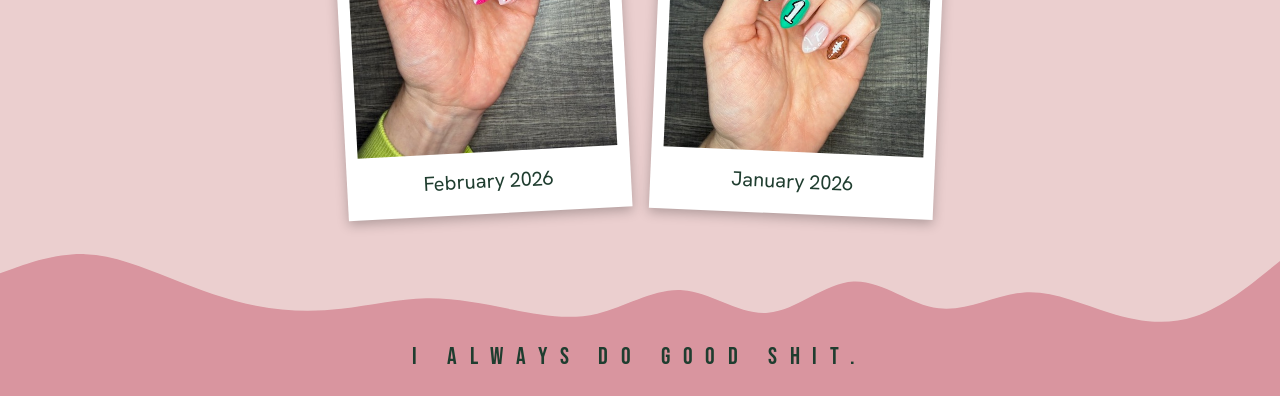
<file: final project/gallery.html>
<!DOCTYPE html>
<html lang="en">

<head>
    <meta charset="UTF-8">
    <meta name="viewport" content="width=device-width, initial-scale=1.0">
    <title>Gallery</title>
    <link rel="stylesheet" href="styles.css">
</head>

<body>
    <header class="gallery-header">
        <nav class="nav">
            <ul>
                <li><a class="nav" href="index.html">Home</a></li>
                <li><a class="nav" href="gallery.html">Gallery</a></li>
                <li><button class="contact" id="open-contact">Let's Connect</button></li>
            </ul>
        </nav>
    </header>

    <dialog class="contact-box" id="contact-box">
        <button id="close-contact" class="close-x" aria-label="Close">&times;</button>
        <!-- <div>Find me on LinkedIn or email me</div> -->
        <!-- <h2>Get in touch</h2> -->
        <div>
            <p>I love to get<br>fan mail,<br>come find me!</p>
        </div>
        <div><a href="https://linkedin.com/in/annabelle-geldmacher" target="_blank" rel="noopener">LinkedIn</a>
        </div>
        <div>
            <!-- <span id="email-text">annabelle.geldmacher@gmail.com</span> -->
            <a href="mailto:annabelle.geldmacher@gmail.com">email me</a>
            <!-- <button class="copy-email" id="copy-email">Copy email</button> -->
        </div>
    </dialog>

    <main class="gallery-main">
        <figure class="polaroid">
            <img src="photos/meVegas.jpeg" alt="49ers crop tee">
            <figcaption>August 2025</figcaption>
        </figure>
        <figure class="polaroid">
            <img src="photos/NinersBrown.jpeg" alt="brown niners sweatshirt">
            <figcaption>February 2026</figcaption>
        </figure>
        <figure class="polaroid">
            <img src="photos/Ravens2.jpeg" alt="ravens sweatshirt">
            <figcaption>December 2025</figcaption>
        </figure>
        <figure class="polaroid">
            <img src="photos/BlueyBag.jpeg" alt="bluey bag">
            <figcaption>July 2026</figcaption>
        </figure>
        <figure class="polaroid">
            <img src="photos/LewisQuilt.jpeg" alt="multicolored quilt">
            <figcaption>2016</figcaption>
        </figure>
        <figure class="polaroid">
            <img src="photos/PoppyQuilt.jpeg" alt="pink triangle quilt">
            <figcaption>2015</figcaption>
        </figure>
        <figure class="polaroid">
            <img src="photos/TaftQuilt.jpeg" alt="blue square quilt">
            <figcaption>2018</figcaption>
        </figure>
        <figure class="polaroid">
            <img src="photos/MarioHalloween.jpeg" alt="marios bros halloween">
            <figcaption>2022</figcaption>
        </figure>
        <figure class="polaroid">
            <img src="photos/PokemonHalloween.jpeg" alt="pokemon halloween">
            <figcaption>2024</figcaption>
        </figure>
        <figure class="polaroid">
            <img src="photos/ReginaldHalloween.jpeg" alt="dog halloween">
            <figcaption>2025</figcaption>
        </figure>
        <figure class="polaroid">
            <img src="photos/RumiHalloween.jpeg" alt="kids halloween">
            <figcaption>2025</figcaption>
        </figure>
        <figure class="polaroid">
            <img src="photos/BaptismCookies.jpeg" alt="baptism cookies">
            <figcaption>February 2017</figcaption>
        </figure>
        <figure class="polaroid">
            <img src="photos/HalloweenCookies.jpeg" alt="halloween cookies">
            <figcaption>October 2016</figcaption>
        </figure>
        <figure class="polaroid">
            <img src="photos/SweaterCookies.jpeg" alt="sweater cookies">
            <figcaption>December 2016</figcaption>
        </figure>
        <figure class="polaroid">
            <img src="photos/LewisCake.jpeg" alt="first birthday cake">
            <figcaption>May 2022</figcaption>
        </figure>
        <figure class="polaroid">
            <img src="photos/MinecraftCake.jpeg" alt="minecraft cake">
            <figcaption>September 2022</figcaption>
        </figure>
        <figure class="polaroid">
            <img src="photos/PickleCake.jpeg" alt="pickle cake">
            <figcaption>July 2026</figcaption>
        </figure>
        <figure class="polaroid">
            <img src="photos/UnicornCake.jpeg" alt="unicorn cake">
            <figcaption>July 2021</figcaption>
        </figure>
        <figure class="polaroid">
            <img src="photos/WickedCake.jpeg" alt="wicked cake">
            <figcaption>July 2025</figcaption>
        </figure>
        <figure class="polaroid">
            <img src="photos/PokemonCake.jpeg" alt="pokemon cake">
            <figcaption>September 2024</figcaption>
        </figure>
        <figure class="polaroid">
            <img src="photos/ChristmasNails.jpeg" alt="christmas nails">
            <figcaption>December 2025</figcaption>
        </figure>
        <figure class="polaroid">
            <img src="photos/NinersNails.jpeg" alt="niners nails">
            <figcaption>September 2025</figcaption>
        </figure>
        <figure class="polaroid">
            <img src="photos/PoppyNails.jpeg" alt="poppy nails">
            <figcaption>July 2026</figcaption>
        </figure>
        <figure class="polaroid">
            <img src="photos/RetroNails.jpeg" alt="retro nails">
            <figcaption>August 2026</figcaption>
        </figure>
        <figure class="polaroid">
            <img src="photos/ValentinesNails.jpeg" alt="valentines nails">
            <figcaption>February 2026</figcaption>
        </figure>
        <figure class="polaroid">
            <img src="photos/WildCardNails.jpeg" alt="football nails">
            <figcaption>January 2026</figcaption>
        </figure>
    </main>

    <footer class="footer">
        <p class="footer-text">I always do good shit.</p>
    </footer>

    <script src="script.js"></script>
</body>

</html>
</file>
<file: styles.css>
@font-face {
    font-family: ElliotSix;
    src: url(fonts/ElliotSix.ttf);
}

@font-face {
    font-family: ComicZine;
    src: url(fonts/ComicZine.otf);
}

@font-face {
    font-family: BebasNeue;
    src: url(fonts/BebasNeue.ttf);
}

@font-face {
    font-family: CourierPrime;
    src: url(fonts/CourierPrime.ttf)
}

@font-face {
    font-family: SpecialElite;
    src: url(fonts/SpecialElite.ttf);
}

@font-face {
    font-family: GochiHand;
    src: url(fonts/GochiHand.ttf);
}

@font-face {
    font-family: SueEllenFrancisco;
    src: url(fonts/SueEllenFrancisco.ttf);
}

@font-face {
    font-family: BebasNote;
    src: url(fonts/BebasNote.ttf);
}

@font-face {
    font-family: CuteNotebook;
    src: url(fonts/CuteNotebook.ttf);
}

@font-face {
    font-family: EstieBestie;
    src: url(fonts/EstieBestie.ttf);
}

@font-face {
    font-family: JotBrisk;
    src: url(fonts/JotBrisk.otf);
}

@font-face {
    font-family: Lambelo;
    src: url(fonts/Lambelo.otf);
}

@font-face {
    font-family: MondayFeelings;
    src: url(fonts/MondayFeelings.ttf);
}

@font-face {
    font-family: SilkLine;
    src: url(fonts/SilkLine.ttf);
}

@font-face {
    font-family: SweetGetaway;
    src: url(fonts/SweetGetaway.ttf);
}

@font-face {
    font-family: Arial, Helvetica, sans-serif;
    src: url();
}

@media (min-width: 700px) {
    .blob-1 {
        align-self: flex-start;
    }

    .blob-2 {
        align-self: center;
    }

    .blob-3 {
        align-self: flex-end;
    }
}

@font-face {
    font-family: AlbertSans;
    src: url(fonts/AlbertSans.ttf);
}

@font-face {
    font-family: HankenGrotesk;
    src: url(fonts/HankenGrotesk.ttf);
}

html,
body {
    margin: 0;
    padding: 0;
}

.header {
    /* background-image: linear-gradient(rgba(0, 0, 0, .25), rgba(0, 0, 0, .25)), url(photos/highlandsunset.jpg); */
    background-image: linear-gradient(rgba(18, 42, 32, .45), rgba(18, 42, 32, .45)), url(photos/highlandsunset.jpg);
    background-size: cover;
    background-position: center;
    background-repeat: no-repeat;
    min-height: 100vh;
    min-height: 100dvh;
    display: flex;
    flex-direction: column;
    padding: 0;
    margin: 0;
}

.gallery-header {
    --wave-color: #d9959f;
    position: relative;
    background: #EBCFCF;
    min-height: 0;
    height: 220px;
    display: flex;
    flex-direction: column;
}

.gallery-header::before {
    content: "";
    position: absolute;
    inset: 0;
    /* fills the whole header */
    background-color: var(--wave-color);
    -webkit-mask: url(photos/wave9.svg) no-repeat center / 100% 100%;
    mask: url(photos/wave9.svg) no-repeat center / 100% 100%;
}

.gallery-header .nav {
    position: relative;
    z-index: 1;
    /* keeps the nav in front of the wave */
}

.gallery-main {
    margin-top: -100px;
    background-color: #EBCFCF;
    display: flex;
    flex-wrap: wrap;
    justify-content: center;
    padding: .5rem 2rem 2rem;
    gap: 2rem;
}

.gallery {
    display: flex;
    flex-wrap: wrap;
    /* rows wrap on small screens */
    justify-content: center;
    gap: 2rem;
    padding: 2rem;
}

.nav ul {
    font-family: "BebasNeue";
    font-size: x-large;
    display: flex;
    color: #fbeaee;
    text-shadow: 2px 4px 12px rgba(0, 0, 0, .55);
    text-decoration: none;
    flex-direction: row;
    justify-content: space-evenly;
    gap: 1.5rem;
    list-style: none;
    padding: 1rem 2rem;
    margin: 0;
    gap: 1rem;
}

.nav a {
    color: #fbeaee;
    text-shadow: 0 0 2px rgba(0, 0, 0, 0.5), 0 2px 6px rgba(0, 0, 0, 0.35);
    text-decoration: none;
}

.nav a:hover {
    color: #f2a7b8;
}

.contact {
    color: #fbeaee;
    /* text-shadow: 1px 3px 10px rgba(0, 0, 0, .55); */
    text-shadow: 0 0 2px rgba(0, 0, 0, 0.5), 0 2px 6px rgba(0, 0, 0, 0.35);
    background: none;
    border: none;
    font: inherit;
    cursor: pointer;
    padding: 0;
    /* cursor/pointer - why? */
}

.contact:hover {
    color: #f2a7b8;

}

.gallery-header .nav a:hover,
.gallery-header .contact:hover {
    color: #1f3d2f;
    text-shadow: none;
}

.contact-box {
    background-color: #1f3d2f;
    color: #d9959f;
    width: min(70vw, 60vh);
    /* max-width: 70vw, 65vh; */
    height: min(80vw, 60vh);
    box-sizing: border-box;
    border: none;
    border-radius: 1rem;
    font-family: "ElliotSix";
    /* margin: 0; */
    line-height: 1.2;
    font-size: clamp(1.5rem, 6vmin, 2rem);
    letter-spacing: .02em;
    padding: clamp(1rem, 4vmin, 2rem);
    overflow-wrap: break-word;
    overflow: auto;
}

.contact-box[open] {
    display: flex;
    flex-direction: column;
    justify-content: center;
    align-items: center;
    gap: 1rem;
    text-align: center;
}

.contact-box p {
    font-size: 1.2em;
}

.contact-box a {
    font-family: "BebasNeue";
    color: #EBCFCF;
}

.contact-box a:hover {
    color: #d9959f;
}

.contact-box::backdrop {
    background: rgba(0, 0, 0, 0.5);
}


.close-x {
    position: absolute;
    top: clamp(0.25rem, 1.5vmin, 0.5rem);
    right: clamp(0.4rem, 2vmin, 0.75rem);
    font-size: clamp(2rem, 8vmin, 4rem);
    line-height: 1;
    background: none;
    border: none;
    size: clamp(1.75rem, 6vmin, 3rem);
    line-height: 1;
    cursor: pointer;
    color: #EBCFCF;
}

.close-x:hover {
    color: #d9959f;
}

.hero-text {
    font-family: "ElliotSix";
    font-size: clamp(4rem, 12vw, 19rem);
    color: #EBCFCF;
    text-shadow: 3px 5px 14px rgba(0, 0, 0, .55);
    margin: auto;
    text-align: center;
    max-width: 90%;
    max-height: 95%;
    padding: 0 1rem;
    overflow-wrap: break-word;
    line-height: 1;
}

.lower-header {
    font-family: "BebasNeue";
    display: flex;
    justify-content: center;
    align-content: end;
    color: #fbeaee;
    text-shadow: 3px 5px 14px rgba(0, 0, 0, .55);
}

.home-main {
    /* display: block; */
    --top-color: #EBCFCF;
    position: relative;
    background: #EBCFCF;
    display: grid;
    grid-template-columns: repeat(10, minmax(0, 1fr));
    grid-auto-rows: minmax(5.5rem, auto);
    gap: 1rem;
    padding: 2rem;
    padding-bottom: 4rem;
}

.home-main::before {
    content: "";
    position: absolute;
    left: 0;
    width: 100%;
    height: 120px;
    top: -119px;
    background-color: var(--top-color);
    -webkit-mask: url(photos/wave3.svg) no-repeat center / 100% 100%;
    mask: url(photos/wave3.svg) no-repeat center / 100% 100%;
}


.blob-1 {
    grid-column: 1 / -1;
    grid-row: 1 / span 6;
    min-height: 0;
    margin-top: 0;
    background-color: #2f5d46;
    border-radius: 42% 58% 70% 30% / 45% 45% 55% 55%;
    text-align: center;
    color: #F7EEE9;
    font-family: "HankenGrotesk";
    box-sizing: border-box;
    overflow: hidden;
    overflow-wrap: break-word;
    align-self: stretch;
    display: flex;
    align-items: center;
    gap: 2rem;
    /* padding: 3rem 4rem; */
    padding: 6% 6% 6% 8%;
}

.blob-1 img {
    flex: 0 0 40%;
    width: auto;
    height: 80%;
    max-height: 20rem;
    object-fit: cover;
    object-position: 50% 53%;
    border-radius: inherit;
}

.blob-2 {
    grid-column: 3 / 11;
    /* grid-row: 9; */
    margin-top: 0;
    background-color: #6b7a4f;
    /* border-radius: 30% 70% 70% 30% / 30% 30% 70% 70%; */
    /* border-radius: 58% 42% 30% 70% / 45% 45% 55% 55%; */
    border-radius: 55% 45% 32% 68% / 44% 44% 56% 56%;
    text-align: center;
    color: #F7EEE9;
    font-family: "HankenGrotesk";
    box-sizing: border-box;
    overflow: visible;
    overflow-wrap: break-word;
    display: flex;
    align-items: center;
    gap: 2rem;
    /* padding: 7% 8% 10% 5%; */
    padding: 12%;
}

.blob-3 {
    grid-column: 1 / 9;
    /* grid-row: 14; */
    min-height: 0;
    margin-top: 0;
    background-color: #d9959f;
    /* border-radius: 24% 76% 35% 65% / 67% 31% 69% 33%; */
    border-radius: 27% 73% 61% 39% / 52% 34% 66% 48%;
    text-align: center;
    color: #1f3d2f;
    font-family: "HankenGrotesk";
    box-sizing: border-box;
    overflow: visible;
    overflow-wrap: break-word;
    display: flex;
    align-items: center;
    gap: 2rem;
    /* padding: 7% 8% 8% 8%; */
    padding: 10% 15% 10% 10%;
}

.blob-4 {
    grid-column: 3 / 11;
    /* grid-row: 17; */
    min-height: 0;
    margin-top: 0;
    background-color: #2f5d46;
    /* border-radius: 42% 58% 70% 30% / 45% 45% 55% 55%; */
    border-radius: 73% 27% 39% 61% / 52% 34% 66% 48%;
    text-align: center;
    color: #F7EEE9;
    font-family: "HankenGrotesk";
    box-sizing: border-box;
    overflow: visible;
    overflow-wrap: break-word;
    display: flex;
    align-items: center;
    gap: 2rem;
    padding: 17% 10% 15% 12%;
}

.blob-5 {
    grid-column: 1 / 9;
    min-height: 0;
    margin-top: 0;
    background-color: #6b7a4f;
    border-radius: 42% 58% 70% 30% / 45% 45% 55% 55%;
    text-align: center;
    color: #F7EEE9;
    font-family: "HankenGrotesk";
    box-sizing: border-box;
    overflow: hidden;
    overflow-wrap: break-word;
    align-self: stretch;
    display: flex;
    align-items: center;
    gap: 2rem;
    flex-direction: column;
    /* padding: 3rem 4rem; */
    padding: 10% 10% 8% 8%;
}

.blob-6 {
    grid-column: 3 / 11;
    /* grid-row: 9; */
    margin-top: 0;
    background-color: #d9959f;
    /* border-radius: 30% 70% 70% 30% / 30% 30% 70% 70%; */
    /* border-radius: 58% 42% 30% 70% / 45% 45% 55% 55%; */
    border-radius: 55% 45% 32% 68% / 44% 44% 56% 56%;
    text-align: center;
    color: #1f3d2f;
    font-family: "HankenGrotesk";
    box-sizing: border-box;
    overflow: visible;
    overflow-wrap: break-word;
    display: flex;
    align-items: center;
    gap: 2rem;
    /* padding: 7% 8% 10% 5%; */
    padding: 12%;
}

.blob-7 {
    grid-column: 1 / 9;
    /* grid-row: 14; */
    min-height: 0;
    margin-top: 0;
    background-color: #2f5d46;
    /* border-radius: 24% 76% 35% 65% / 67% 31% 69% 33%; */
    border-radius: 27% 73% 61% 39% / 52% 34% 66% 48%;
    text-align: center;
    color: #F7EEE9;
    font-family: "HankenGrotesk";
    box-sizing: border-box;
    overflow: visible;
    overflow-wrap: break-word;
    display: flex;
    align-items: center;
    gap: 2rem;
    /* padding: 7% 8% 8% 8%; */
    padding: 9% 15% 10% 10%;
}

.blob-8 {
    grid-column: 2 / -1;
    /* grid-row: 17; */
    min-height: 0;
    margin-top: 0;
    background-color: #6b7a4f;
    /* border-radius: 42% 58% 70% 30% / 45% 45% 55% 55%; */
    border-radius: 58% 42% 30% 70% / 45% 45% 55% 55%;
    text-align: center;
    color: #F7EEE9;
    font-family: "HankenGrotesk";
    box-sizing: border-box;
    overflow: visible;
    overflow-wrap: break-word;
    display: flex;
    align-items: center;
    gap: 2rem;
    padding: 10% 10% 10% 11%;
}

.blob-1,
.blob-2,
.blob-3,
.blob-4,
.blob-5,
.blob-6,
.blob-7,
.blob-8 {
    font-size: clamp(1rem, 2vw, 1.4rem);
    line-height: 1.5;
}

@media (max-width: 699px) {
    .home-main {
        grid-template-columns: minmax(0, 1fr);
        grid-auto-rows: auto;
        gap: 1.5rem;
        padding: 1.5rem 1rem;
    }

    .blob-1,
    .blob-2,
    .blob-3,
    .blob-4,
    .blob-5,
    .blob-6,
    .blob-7,
    .blob-8 {
        grid-column: 1 / -1;
        grid-row: auto;
        margin-top: 0;
        min-height: 0;
        height: auto;
        padding: 9rem 3.25rem;
        /* padding: 30% 15%; */
        overflow: visible;
        align-self: auto;
    }

    .blob-1 {
        flex-direction: column;
    }

    .blob-1 img {
        flex: none;
        width: 80%;
        height: auto;
        max-height: none;
    }

    .nav ul {
        font-size: clamp(1.1rem, 5vw, 1.5rem);
        align-items: center;
        gap: 1.5rem;
        padding: 0.75rem 1rem;
    }

    .nav a,
    .contact {
        display: inline-block;
        padding: 0.5rem 0.4rem;
        line-height: 1;
    }
}

.body {
    background-color: #f6dfe4;
}

body::after {
    content: "";
    position: fixed;
    inset: 0;
    pointer-events: none;
    z-index: 10;
    opacity: 0.25;
    mix-blend-mode: overlay;
    background-image: url("data:image/svg+xml,%3Csvg xmlns='http://www.w3.org/2000/svg' width='200' height='200'%3E%3Cfilter id='n'%3E%3CfeTurbulence type='fractalNoise' baseFrequency='0.8' numOctaves='2' stitchTiles='stitch'/%3E%3C/filter%3E%3Crect width='100%25' height='100%25' filter='url(%23n)'/%3E%3C/svg%3E");
}

.wave-section {
    position: relative;
    background-color: var(--bg);
    color: var(--text);
    padding: 2rem 2rem 140px;
    margin-top: 15px;
}

.wave-section::before {
    content: "";
    position: absolute;
    left: 0;
    width: 100%;
    height: 120px;
    top: -119px;
    background-color: var(--bg);
    -webkit-mask: url(photos/wave3.svg) no-repeat center / 100% 100%;
    mask: url(photos/wave3.svg) no-repeat center / 100% 100%;
}

.wave-section-2 {
    position: relative;
    background-color: var(--bg);
    color: var(--text);
    padding: 2rem 2rem 140px;
}

.wave-section-2::before {
    content: "";
    position: absolute;
    left: 0;
    width: 100%;
    height: 120px;
    top: -119px;
    background-color: var(--bg);
    -webkit-mask: url(photos/wave5.svg) no-repeat center / 100% 100%;
    mask: url(photos/wave5.svg) no-repeat center / 100% 100%;
}

.wave-section-3 {
    position: relative;
    background-color: var(--bg);
    color: var(--text);
    padding: 2rem 2rem 140px;
}

.wave-section-3::before {
    content: "";
    position: absolute;
    left: 0;
    width: 100%;
    height: 120px;
    top: -119px;
    background-color: var(--bg);
    -webkit-mask: url(photos/wave6.svg) no-repeat center / 100% 100%;
    mask: url(photos/wave6.svg) no-repeat center / 100% 100%;
}

.olive {
    --bg: #6b7a4f;
    --text: #fbeaee;
}

.emerald {
    --bg: #2f5d46;
    --text: #fbeaee;
}

.pink {
    --bg: #d9959f;
    --text: #1f3d2f;
}

.footer {
    background-image: url(photos/wave1.svg);
    fill: #d9959f;
    background-color: #EBCFCF;
    width: 100% 100%;
    background-repeat: no-repeat;
    height: 150px;
    display: flex;
    align-items: flex-end;
    justify-content: center;
}

.footer-text {
    font-family: "BebasNeue";
    position: relative;
    z-index: 1;
    flex: 1;
    text-align: center;
    letter-spacing: 1vw;
    /* puts text in front of blob */
    /* height: 100%; */
    margin: 0;
    padding: 25px;
    /* display: flex; */
    /* align-items: flex-end; */
    /* justify-content: center; */
    color: #1f3d2f;
    font-size: 1.5rem;
}

.gallery-main {
    background-color: #EBCFCF;
    padding: 2rem;
}

.gallery {
    display: flex;
    flex-wrap: wrap;
    /* rows wrap on small screens */
    justify-content: center;
    gap: 2rem;
    padding: 2rem;
}

.polaroid {
    position: relative;
    background: #fff;
    padding: 0.75rem 0.75rem 0;
    /* thin sides and top, no bottom yet */
    margin: 0;
    width: 260px;
    box-shadow: 0 4px 12px rgba(0, 0, 0, 0.25);
    transition: transform 0.2s ease, box-shadow 0.2s ease;
}

.polaroid::before {
    content: "";
    position: absolute;
    top: -14px;
    left: 50%;
    width: 90px;
    height: 28px;
    transform: translateX(-50%) rotate(-4deg);
    background: rgba(47, 93, 70, 0.65);
    box-shadow: 0 1px 3 px rgba(0, 0, 0, 0.2);
}

.polaroid img {
    display: block;
    width: 100%;
    aspect-ratio: 1 / 1;
    object-fit: cover;
}

.polaroid figcaption {
    padding: 1rem 0 1.25rem;
    /* this creates the thick bottom strip */
    text-align: center;
    font-family: "HankenGrotesk";
    font-size: 1.25rem;
    color: #1f3d2f;
}

/* tilt them slightly, each a different angle */
.polaroid:nth-child(odd) {
    transform: rotate(-3deg);
}

.polaroid:nth-child(even) {
    transform: rotate(2.5deg);
}

.polaroid:nth-child(3n) {
    transform: rotate(-1deg);
}

/* straighten and lift on hover */
.polaroid:hover {
    transform: rotate(0deg) scale(1.05);
    box-shadow: 0 8px 20px rgba(0, 0, 0, 0.35);
    z-index: 1;
}
</file>
<file: final project/styles.css>
@font-face {
    font-family: ElliotSix;
    src: url(fonts/ElliotSix.ttf);
}

@font-face {
    font-family: ComicZine;
    src: url(fonts/ComicZine.otf);
}

@font-face {
    font-family: BebasNeue;
    src: url(fonts/BebasNeue.ttf);
}

@font-face {
    font-family: CourierPrime;
    src: url(fonts/CourierPrime.ttf)
}

@font-face {
    font-family: SpecialElite;
    src: url(fonts/SpecialElite.ttf);
}

@font-face {
    font-family: GochiHand;
    src: url(fonts/GochiHand.ttf);
}

@font-face {
    font-family: SueEllenFrancisco;
    src: url(fonts/SueEllenFrancisco.ttf);
}

@font-face {
    font-family: BebasNote;
    src: url(fonts/BebasNote.ttf);
}

@font-face {
    font-family: CuteNotebook;
    src: url(fonts/CuteNotebook.ttf);
}

@font-face {
    font-family: EstieBestie;
    src: url(fonts/EstieBestie.ttf);
}

@font-face {
    font-family: JotBrisk;
    src: url(fonts/JotBrisk.otf);
}

@font-face {
    font-family: Lambelo;
    src: url(fonts/Lambelo.otf);
}

@font-face {
    font-family: MondayFeelings;
    src: url(fonts/MondayFeelings.ttf);
}

@font-face {
    font-family: SilkLine;
    src: url(fonts/SilkLine.ttf);
}

@font-face {
    font-family: SweetGetaway;
    src: url(fonts/SweetGetaway.ttf);
}

@font-face {
    font-family: Arial, Helvetica, sans-serif;
    src: url();
}

@media (min-width: 700px) {
    .blob-1 {
        align-self: flex-start;
    }

    .blob-2 {
        align-self: center;
    }

    .blob-3 {
        align-self: flex-end;
    }
}

@font-face {
    font-family: AlbertSans;
    src: url(fonts/AlbertSans.ttf);
}

@font-face {
    font-family: HankenGrotesk;
    src: url(fonts/HankenGrotesk.ttf);
}

html,
body {
    margin: 0;
    padding: 0;
}

.header {
    /* background-image: linear-gradient(rgba(0, 0, 0, .25), rgba(0, 0, 0, .25)), url(photos/highlandsunset.jpg); */
    background-image: linear-gradient(rgba(18, 42, 32, .45), rgba(18, 42, 32, .45)), url(photos/highlandsunset.jpg);
    background-size: cover;
    background-position: center;
    background-repeat: no-repeat;
    min-height: 100vh;
    min-height: 100dvh;
    display: flex;
    flex-direction: column;
    padding: 0;
    margin: 0;

    /* list-style-type: none;
    color: blue;
    display: flex;
    flex-direction: row;
    justify-content: center;
    justify-content: space-around;
    padding: 0;
    margin: 0; */
}

/* .gallery-header {
    background-image: linear-gradient(rgba(18, 42, 32, .45), rgba(18, 42, 32, .45)), url(photos/highlandsunset.jpg);
    background-size: cover;
    background-position: center top;
    background-repeat: no-repeat;
    min-height: 0;
    height: 220px;
    position: relative;
    overflow: hidden;
    display: flex;
    flex-direction: column;
    padding: 0;
    margin: 0;
} */
/* .gallery-header {
    background-image: url(photos/wave9.svg);
    background-size: 100% 100%;
    fill: ##EBCFCF;
    background-color: #d9959f;
    background-repeat: no-repeat;
    min-height: 0;
    height: 220px;
    display: flex;
    flex-direction: column;
} */

.gallery-header {
    --wave-color: #d9959f;
    position: relative;
    background: #EBCFCF;
    min-height: 0;
    height: 220px;
    display: flex;
    flex-direction: column;
}

.gallery-header::before {
    content: "";
    position: absolute;
    inset: 0;
    /* fills the whole header */
    background-color: var(--wave-color);
    -webkit-mask: url(photos/wave9.svg) no-repeat center / 100% 100%;
    mask: url(photos/wave9.svg) no-repeat center / 100% 100%;
}

.gallery-header .nav {
    position: relative;
    z-index: 1;
    /* keeps the nav in front of the wave */
}

.gallery-main {
    margin-top: -100px;
    background-color: #EBCFCF;
    display: flex;
    flex-wrap: wrap;
    justify-content: center;
    padding: .5rem 2rem 2rem;
    gap: 2rem;
}

.gallery {
    display: flex;
    flex-wrap: wrap;
    /* rows wrap on small screens */
    justify-content: center;
    gap: 2rem;
    padding: 2rem;
}

.nav ul {
    font-family: "BebasNeue";
    font-size: x-large;
    display: flex;
    color: #fbeaee;
    text-shadow: 2px 4px 12px rgba(0, 0, 0, .55);
    text-decoration: none;
    flex-direction: row;
    justify-content: space-evenly;
    gap: 1.5rem;
    list-style: none;
    padding: 1rem 2rem;
    margin: 0;
    gap: 1rem;
}

.nav a {
    color: #fbeaee;
    text-shadow: 0 0 2px rgba(0, 0, 0, 0.5), 0 2px 6px rgba(0, 0, 0, 0.35);
    text-decoration: none;
}

.nav a:hover {
    color: #f2a7b8;
}

.contact {
    color: #fbeaee;
    /* text-shadow: 1px 3px 10px rgba(0, 0, 0, .55); */
    text-shadow: 0 0 2px rgba(0, 0, 0, 0.5), 0 2px 6px rgba(0, 0, 0, 0.35);
    background: none;
    border: none;
    font: inherit;
    cursor: pointer;
    padding: 0;
    /* cursor/pointer - why? */
}

.contact:hover {
    color: #f2a7b8;

}

.gallery-header .nav a:hover,
.gallery-header .contact:hover {
    color: #1f3d2f;
    text-shadow: none;
}

.contact-box {
    background-color: #1f3d2f;
    color: #d9959f;
    width: min(70vw, 60vh);
    /* max-width: 70vw, 65vh; */
    height: min(80vw, 60vh);
    box-sizing: border-box;
    border: none;
    border-radius: 1rem;
    font-family: "ElliotSix";
    /* margin: 0; */
    line-height: 1.2;
    font-size: clamp(1.5rem, 6vmin, 2rem);
    letter-spacing: .02em;
    padding: clamp(1rem, 4vmin, 2rem);
    overflow-wrap: break-word;
    overflow: auto;
}

.contact-box[open] {
    display: flex;
    flex-direction: column;
    justify-content: center;
    align-items: center;
    gap: 1rem;
    text-align: center;
}

.contact-box p {
    font-size: 1.2em;
}

.contact-box a {
    font-family: "BebasNeue";
    color: #EBCFCF;
}

.contact-box a:hover {
    color: #d9959f;
}

.contact-box::backdrop {
    background: rgba(0, 0, 0, 0.5);
}


.close-x {
    position: absolute;
    top: clamp(0.25rem, 1.5vmin, 0.5rem);
    right: clamp(0.4rem, 2vmin, 0.75rem);
    font-size: clamp(2rem, 8vmin, 4rem);
    line-height: 1;
    background: none;
    border: none;
    size: clamp(1.75rem, 6vmin, 3rem);
    line-height: 1;
    cursor: pointer;
    color: #EBCFCF;
}

.close-x:hover {
    color: #d9959f;
}

.hero-text {
    font-family: "ElliotSix";
    font-size: clamp(4rem, 12vw, 19rem);
    color: #EBCFCF;
    text-shadow: 3px 5px 14px rgba(0, 0, 0, .55);
    margin: auto;
    text-align: center;
    max-width: 90%;
    max-height: 95%;
    padding: 0 1rem;
    overflow-wrap: break-word;
    line-height: 1;
}

.lower-header {
    font-family: "BebasNeue";
    display: flex;
    justify-content: center;
    align-content: end;
    color: #fbeaee;
    text-shadow: 3px 5px 14px rgba(0, 0, 0, .55);
}

.home-main {
    /* display: block; */
    --top-color: #EBCFCF;
    position: relative;
    background: #EBCFCF;
    display: grid;
    grid-template-columns: repeat(6, minmax(0, 1fr));
    grid-auto-rows: 6rem;
    gap: 1rem;
    padding: 2rem;
}

.home-main::before {
    content: "";
    position: absolute;
    left: 0;
    width: 100%;
    height: 120px;
    top: -119px;
    background-color: var(--top-color);
    -webkit-mask: url(photos/wave3.svg) no-repeat center / 100% 100%;
    mask: url(photos/wave3.svg) no-repeat center / 100% 100%;
}


.blob-1 {
    grid-column: 1 / span 6;
    grid-row: 1 / span 6;
    min-height: 0;
    margin-top: 0;
    background-color: #2f5d46;
    border-radius: 42% 58% 70% 30% / 45% 45% 55% 55%;
    text-align: center;
    color: #F7EEE9;
    font-family: "HankenGrotesk";
    font-size: clamp(1.1rem, 5vw, 1.5rem);
    box-sizing: border-box;
    padding: 1.5rem;
    overflow: hidden;
    overflow-wrap: break-word;
    align-self: stretch;
    display: flex;
    align-items: center;
    gap: 2rem;
    padding: 3rem 4rem;
}

.blob-1 img {
    flex: 0 0 40%;
    width: auto;
    height: 80%;
    max-height: 20rem;
    object-fit: cover;
    object-position: 50% 53%;
    border-radius: inherit;
}

.blob-2 {
    grid-column: 5 / 7;
    grid-row: 7 / span 8;
    min-height: 0;
    margin-top: 0;
    background-color: #6b7a4f;
    border-radius: 30% 70% 70% 30% / 30% 30% 70% 70%;
    padding: 2rem;
    display: inline-block;
    text-align: center;
    color: #fbeaee;
    font-family: "HankenGrotesk";
    font-size: clamp(1.1rem, 5vw, 1.5rem);
    box-sizing: border-box;
    padding: 1.5rem;
    overflow: hidden;
    overflow-wrap: break-word;
    align-self: stretch;
}

.blob-3 {
    grid-column: 1 / 4;
    grid-row: 7;
    background-color: #d9959f;
    border-radius: 24% 76% 35% 65% / 67% 31% 69% 33%;
    padding: 2rem;
    display: inline-block;
    text-align: center;
    color: #1f3d2f;
    font-family: "BebasNeue";
}

.blob-4 {
    grid-column: 5 / 7;
    grid-row: auto;
    background-color: black;
    border-radius: 42% 58% 70% 30% / 45% 45% 55% 55%;
    padding: 2rem;
    display: inline-block;
    text-align: center;
    color: #fbeaee;
    font-family: "BebasNeue";
}

.blob-5 {
    grid-column: 3 / 7;
    background-color: black;
    border-radius: 42% 58% 70% 30% / 45% 45% 55% 55%;
    padding: 2rem;
    display: inline-block;
    text-align: center;
    color: #fbeaee;
    font-family: "BebasNeue";
}

.blob-6 {
    grid-column: 3 / 7;
    background-color: black;
    border-radius: 42% 58% 70% 30% / 45% 45% 55% 55%;
    padding: 2rem;
    display: inline-block;
    text-align: center;
    color: #fbeaee;
    font-family: "AlbertSans";
}

.blob-6 img {
    width: 80%;
    height: auto;
    object-fit: cover;
    object-position: ;
    border-radius: inherit;
}

.blob-1,
.blob-2,
.blob-3,
.blob-4,
.blob-5,
.blob-6 {
    font-size: clamp(1rem, 2vw, 1.4rem);
    line-height: 1.4;
}

@media (max-width: 699px) {
    .home-main {
        grid-template-columns: minmax(0, 1fr);
        grid-auto-rows: auto;
        gap: 1.5rem;
        padding: 1.5rem 1rem;
    }


    .blob-1,
    .blob-2,
    .blob-3,
    .blob-4,
    .blob-5,
    .blob-6 {
        grid-column: 1 / -1;
        grid-row: auto;
        margin-top: 0;
        min-height: 0;
        height: auto;
        padding: 8rem 2.5rem;
        overflow: visible;
        align-self: auto;
    }

    .blob-1 {
        flex-direction: column;
    }

    .blob-1 img,
    .blob-6 img {
        flex: none;
        width: 80%;
        height: auto;
        max-height: none;
    }

    .nav ul {
        font-size: clamp(1.1rem, 5vw, 1.5rem);
        align-items: center;
        gap: 1.5rem;
        padding: 0.75rem 1rem;
    }

    .nav a,
    .contact {
        display: inline-block;
        padding: 0.5rem 0.4rem;
        line-height: 1;
    }
}

.body {
    background-color: #f6dfe4;
}

body::after {
    content: "";
    position: fixed;
    inset: 0;
    pointer-events: none;
    z-index: 10;
    opacity: 0.25;
    mix-blend-mode: overlay;
    background-image: url("data:image/svg+xml,%3Csvg xmlns='http://www.w3.org/2000/svg' width='200' height='200'%3E%3Cfilter id='n'%3E%3CfeTurbulence type='fractalNoise' baseFrequency='0.8' numOctaves='2' stitchTiles='stitch'/%3E%3C/filter%3E%3Crect width='100%25' height='100%25' filter='url(%23n)'/%3E%3C/svg%3E");
}

.wave-section {
    position: relative;
    background-color: var(--bg);
    color: var(--text);
    padding: 2rem 2rem 140px;
    margin-top: 15px;
}

.wave-section::before {
    content: "";
    position: absolute;
    left: 0;
    width: 100%;
    height: 120px;
    top: -119px;
    background-color: var(--bg);
    -webkit-mask: url(photos/wave3.svg) no-repeat center / 100% 100%;
    mask: url(photos/wave3.svg) no-repeat center / 100% 100%;
}

.wave-section-2 {
    position: relative;
    background-color: var(--bg);
    color: var(--text);
    padding: 2rem 2rem 140px;
}

.wave-section-2::before {
    content: "";
    position: absolute;
    left: 0;
    width: 100%;
    height: 120px;
    top: -119px;
    background-color: var(--bg);
    -webkit-mask: url(photos/wave5.svg) no-repeat center / 100% 100%;
    mask: url(photos/wave5.svg) no-repeat center / 100% 100%;
}

.wave-section-3 {
    position: relative;
    background-color: var(--bg);
    color: var(--text);
    padding: 2rem 2rem 140px;
}

.wave-section-3::before {
    content: "";
    position: absolute;
    left: 0;
    width: 100%;
    height: 120px;
    top: -119px;
    background-color: var(--bg);
    -webkit-mask: url(photos/wave6.svg) no-repeat center / 100% 100%;
    mask: url(photos/wave6.svg) no-repeat center / 100% 100%;
}

.olive {
    --bg: #6b7a4f;
    --text: #fbeaee;
}

.emerald {
    --bg: #2f5d46;
    --text: #fbeaee;
}

.pink {
    --bg: #d9959f;
    --text: #1f3d2f;
}

.footer {
    background-image: url(photos/wave1.svg);
    fill: #d9959f;
    background-color: #EBCFCF;
    width: 100% 100%;
    background-repeat: no-repeat;
    height: 150px;
    display: flex;
    align-items: flex-end;
    justify-content: center;
}

.footer-text {
    font-family: "BebasNeue";
    position: relative;
    z-index: 1;
    flex: 1;
    text-align: center;
    letter-spacing: 1vw;
    /* puts text in front of blob */
    /* height: 100%; */
    margin: 0;
    padding: 25px;
    /* display: flex; */
    /* align-items: flex-end; */
    /* justify-content: center; */
    color: #1f3d2f;
    font-size: 1.5rem;
}

.gallery-main {
    background-color: #EBCFCF;
    padding: 2rem;
}

.gallery {
    display: flex;
    flex-wrap: wrap;
    /* rows wrap on small screens */
    justify-content: center;
    gap: 2rem;
    padding: 2rem;
}

.polaroid {
    position: relative;
    background: #fff;
    padding: 0.75rem 0.75rem 0;
    /* thin sides and top, no bottom yet */
    margin: 0;
    width: 260px;
    box-shadow: 0 4px 12px rgba(0, 0, 0, 0.25);
    transition: transform 0.2s ease, box-shadow 0.2s ease;
}

.polaroid::before {
    content: "";
    position: absolute;
    top: -14px;
    left: 50%;
    width: 90px;
    height: 28px;
    transform: translateX(-50%) rotate(-4deg);
    background: rgba(47, 93, 70, 0.65);
    box-shadow: 0 1px 3 px rgba(0, 0, 0, 0.2);
}

.polaroid img {
    display: block;
    width: 100%;
    aspect-ratio: 1 / 1;
    object-fit: cover;
}

.polaroid figcaption {
    padding: 1rem 0 1.25rem;
    /* this creates the thick bottom strip */
    text-align: center;
    font-family: "HankenGrotesk";
    font-size: 1.25rem;
    color: #1f3d2f;
}

/* tilt them slightly, each a different angle */
.polaroid:nth-child(odd) {
    transform: rotate(-3deg);
}

.polaroid:nth-child(even) {
    transform: rotate(2.5deg);
}

.polaroid:nth-child(3n) {
    transform: rotate(-1deg);
}

/* straighten and lift on hover */
.polaroid:hover {
    transform: rotate(0deg) scale(1.05);
    box-shadow: 0 8px 20px rgba(0, 0, 0, 0.35);
    z-index: 1;
}
</file>
